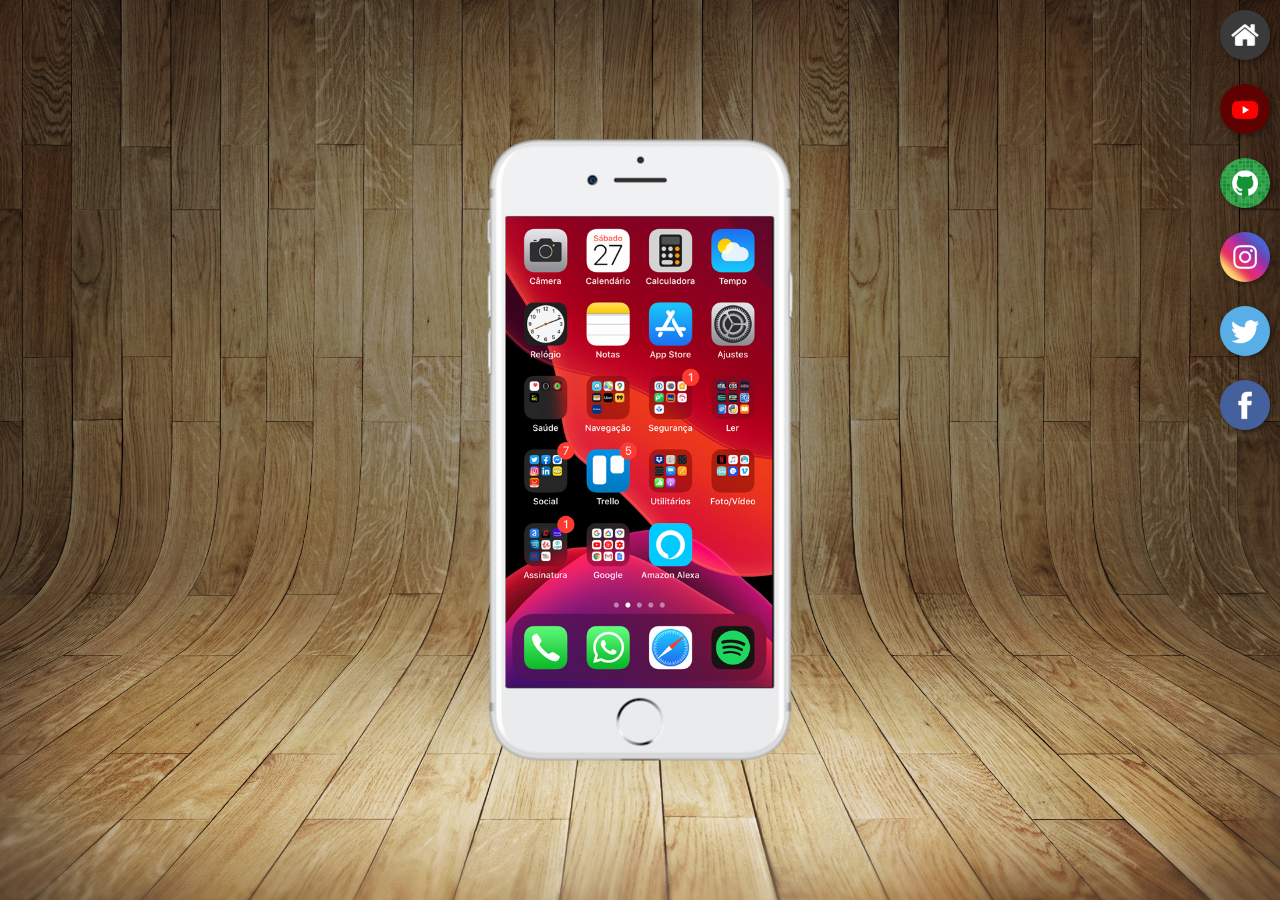
<file: index.html>
<!DOCTYPE html>
<html lang="pt-br">
<head>
    <meta charset="UTF-8">
    <meta http-equiv="X-UA-Compatible" content="IE=edge">
    <meta name="viewport" content="width=device-width, initial-scale=1.0">
    <title>Projeto Redes Sociais</title>
    <link rel="shortcut icon" href="favicon.ico" type="image/x-icon">
    <link rel="stylesheet" href="estilo/style.css">
</head>
<body>
    <main>
        <section id="telefone">
            <iframe src="home.html" name="tela" id="tela" frameborder="0">
                O navegador não é compatível com isso.
            </iframe>
        </section>
        <section id="redes-sociais">
            
            <a href="home.html" target="tela">
                <img src="imagens/logo-home.jpg" alt="">
            </a><br>

            <a href="youtube.html" target="tela">
                <img src="imagens/logo-youtube.jpg" alt="">
            </a><br>

            <a href="github.html" target="tela">
                <img src="imagens/logo-github.jpg" alt="">
            </a><br>

            <a href="instagram.html" target="tela">
                <img src="imagens/logo-instagram.jpg" alt="">
            </a><br>

            <a href="twitter.html" target="tela">
                <img src="imagens/logo-twitter.jpg" alt="">
            </a><br>

            <a href="facebook.html" target="tela">
                <img src="imagens/logo-facebook.jpg" alt="">
            </a><br>
        </section>
    </main>
</body>
</html>
</file>
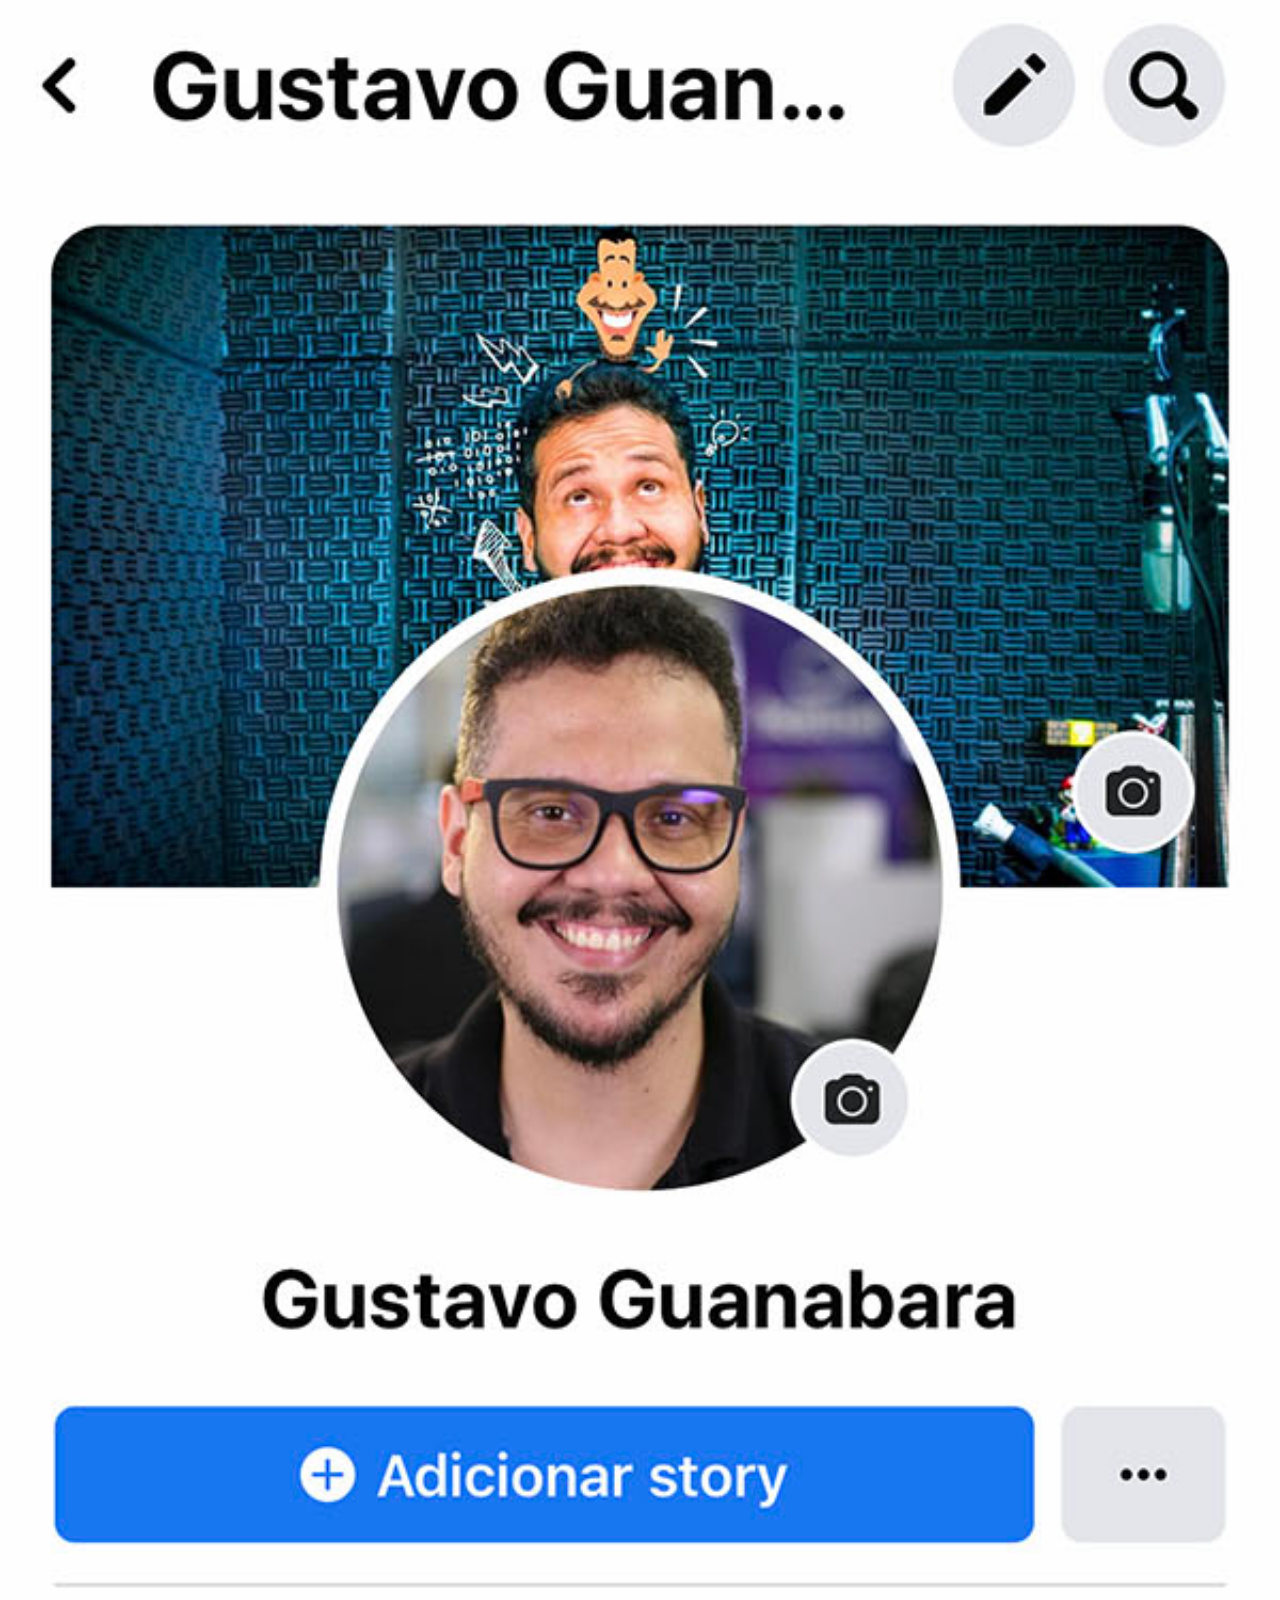
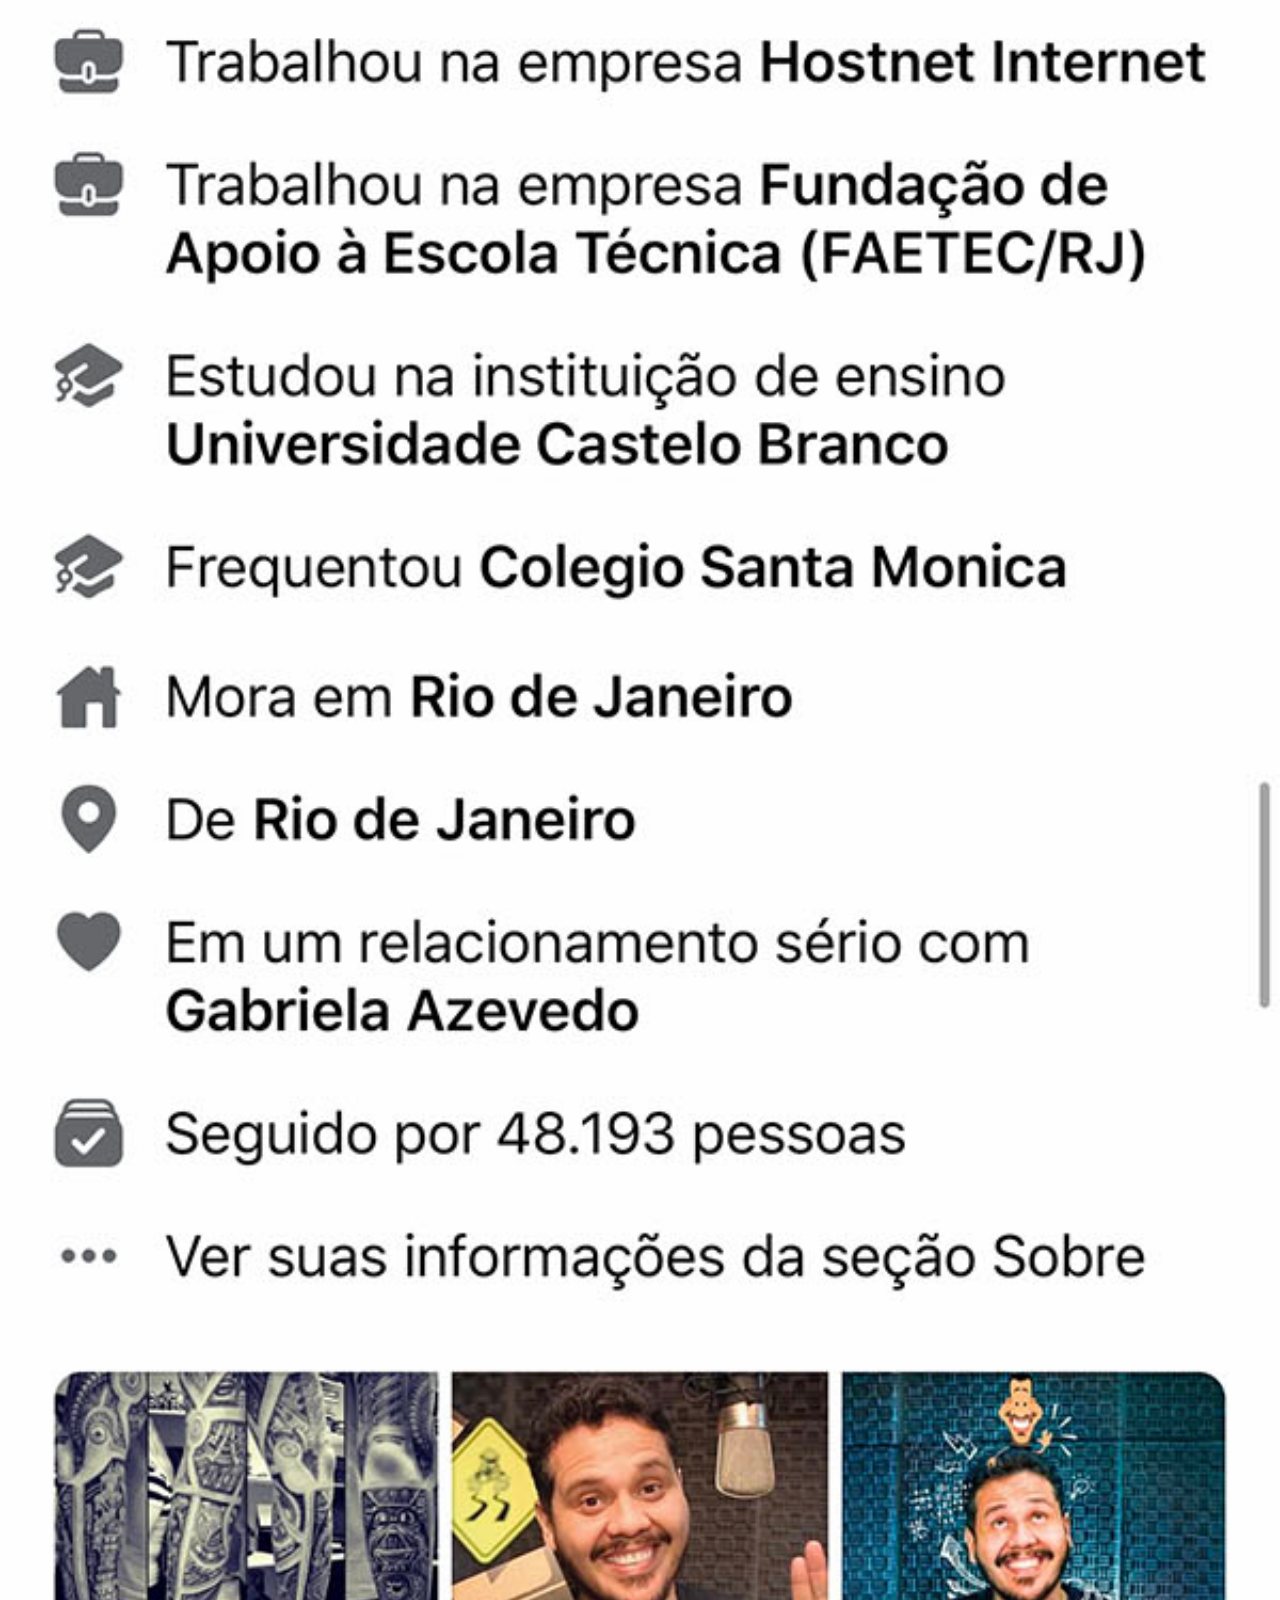
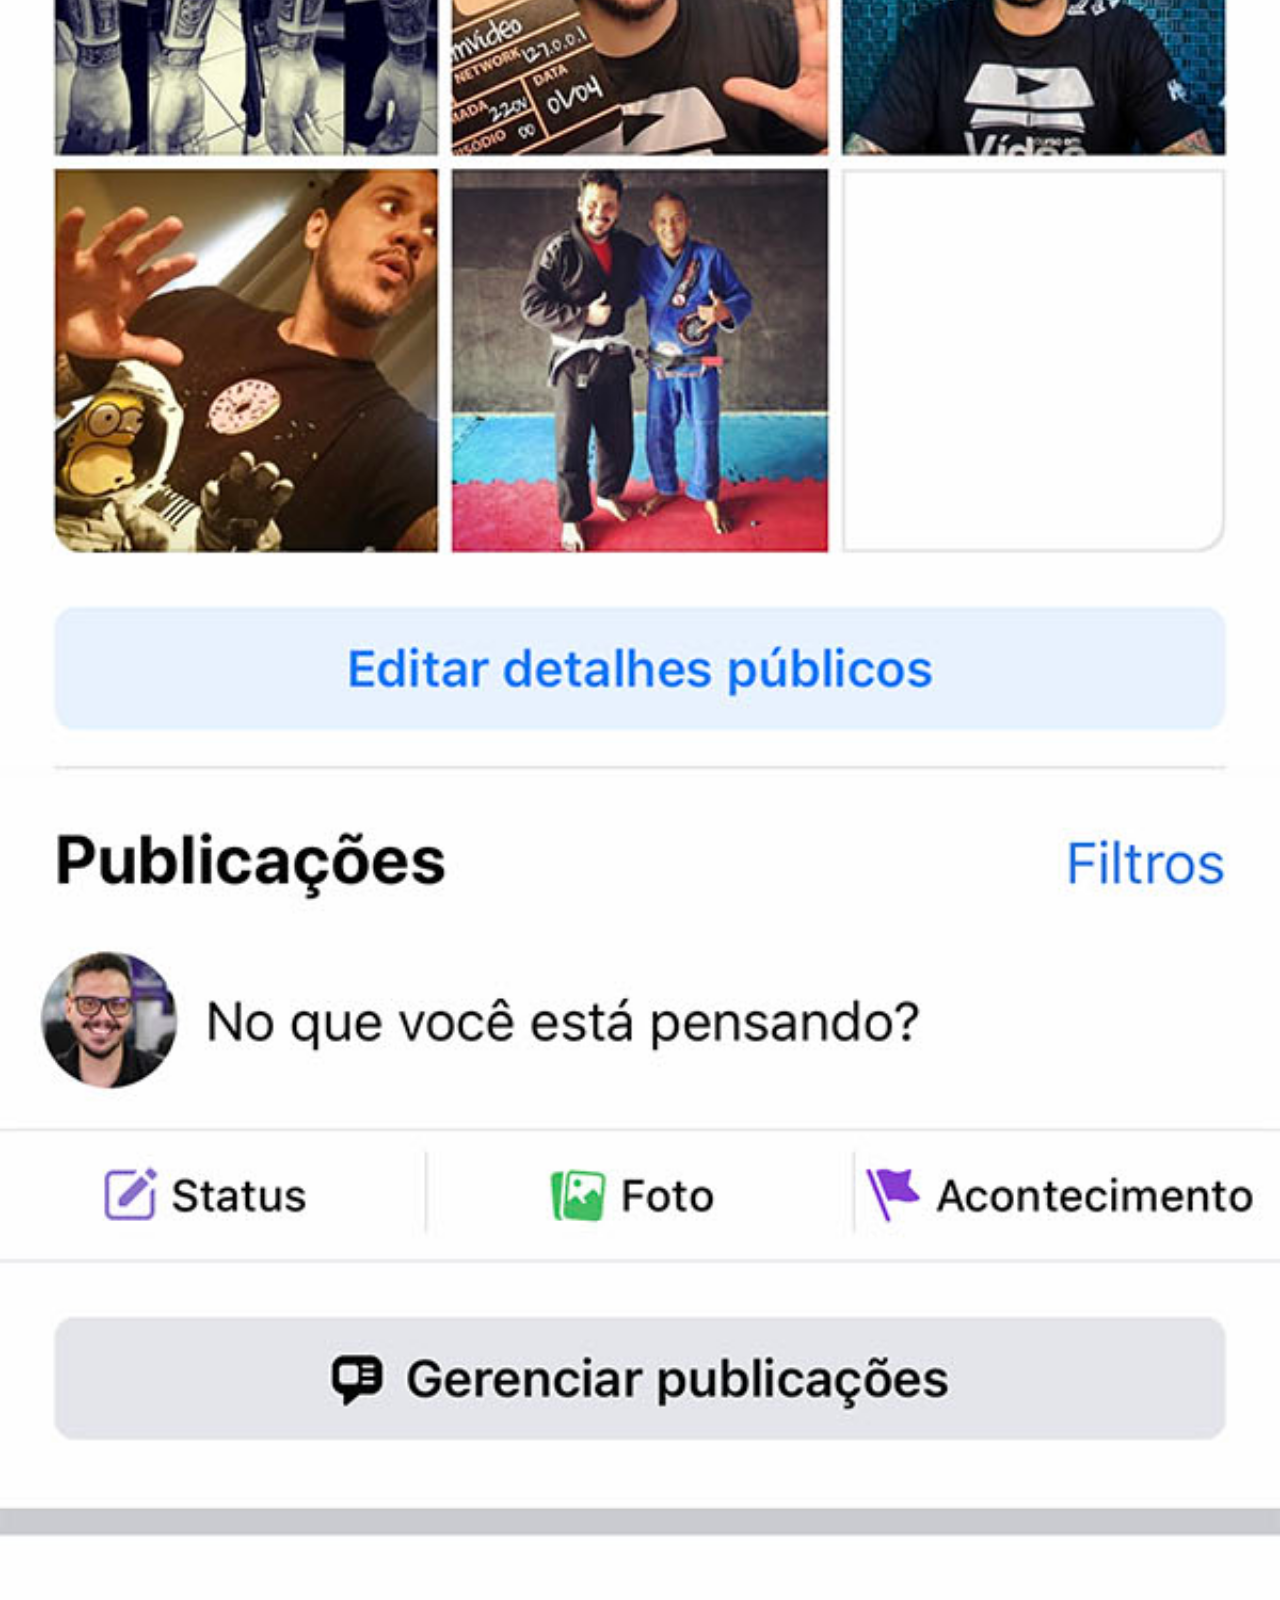
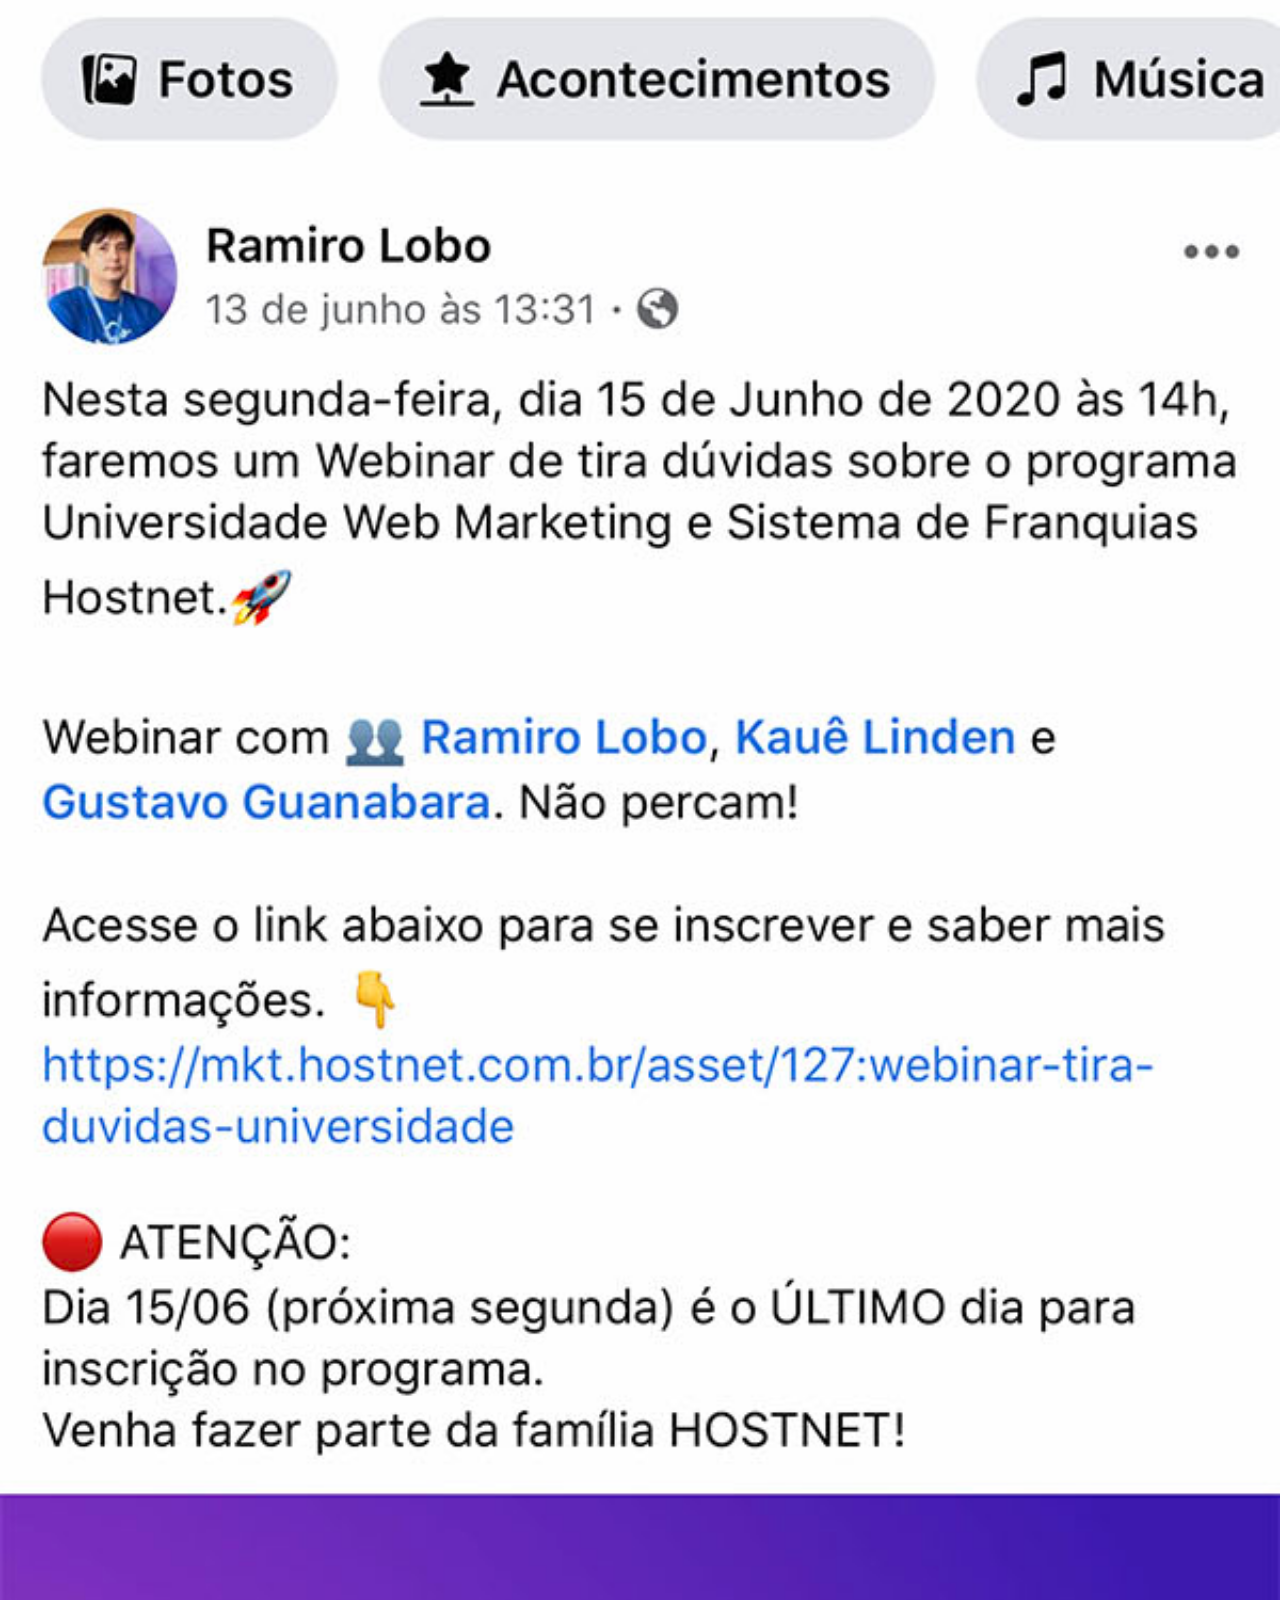
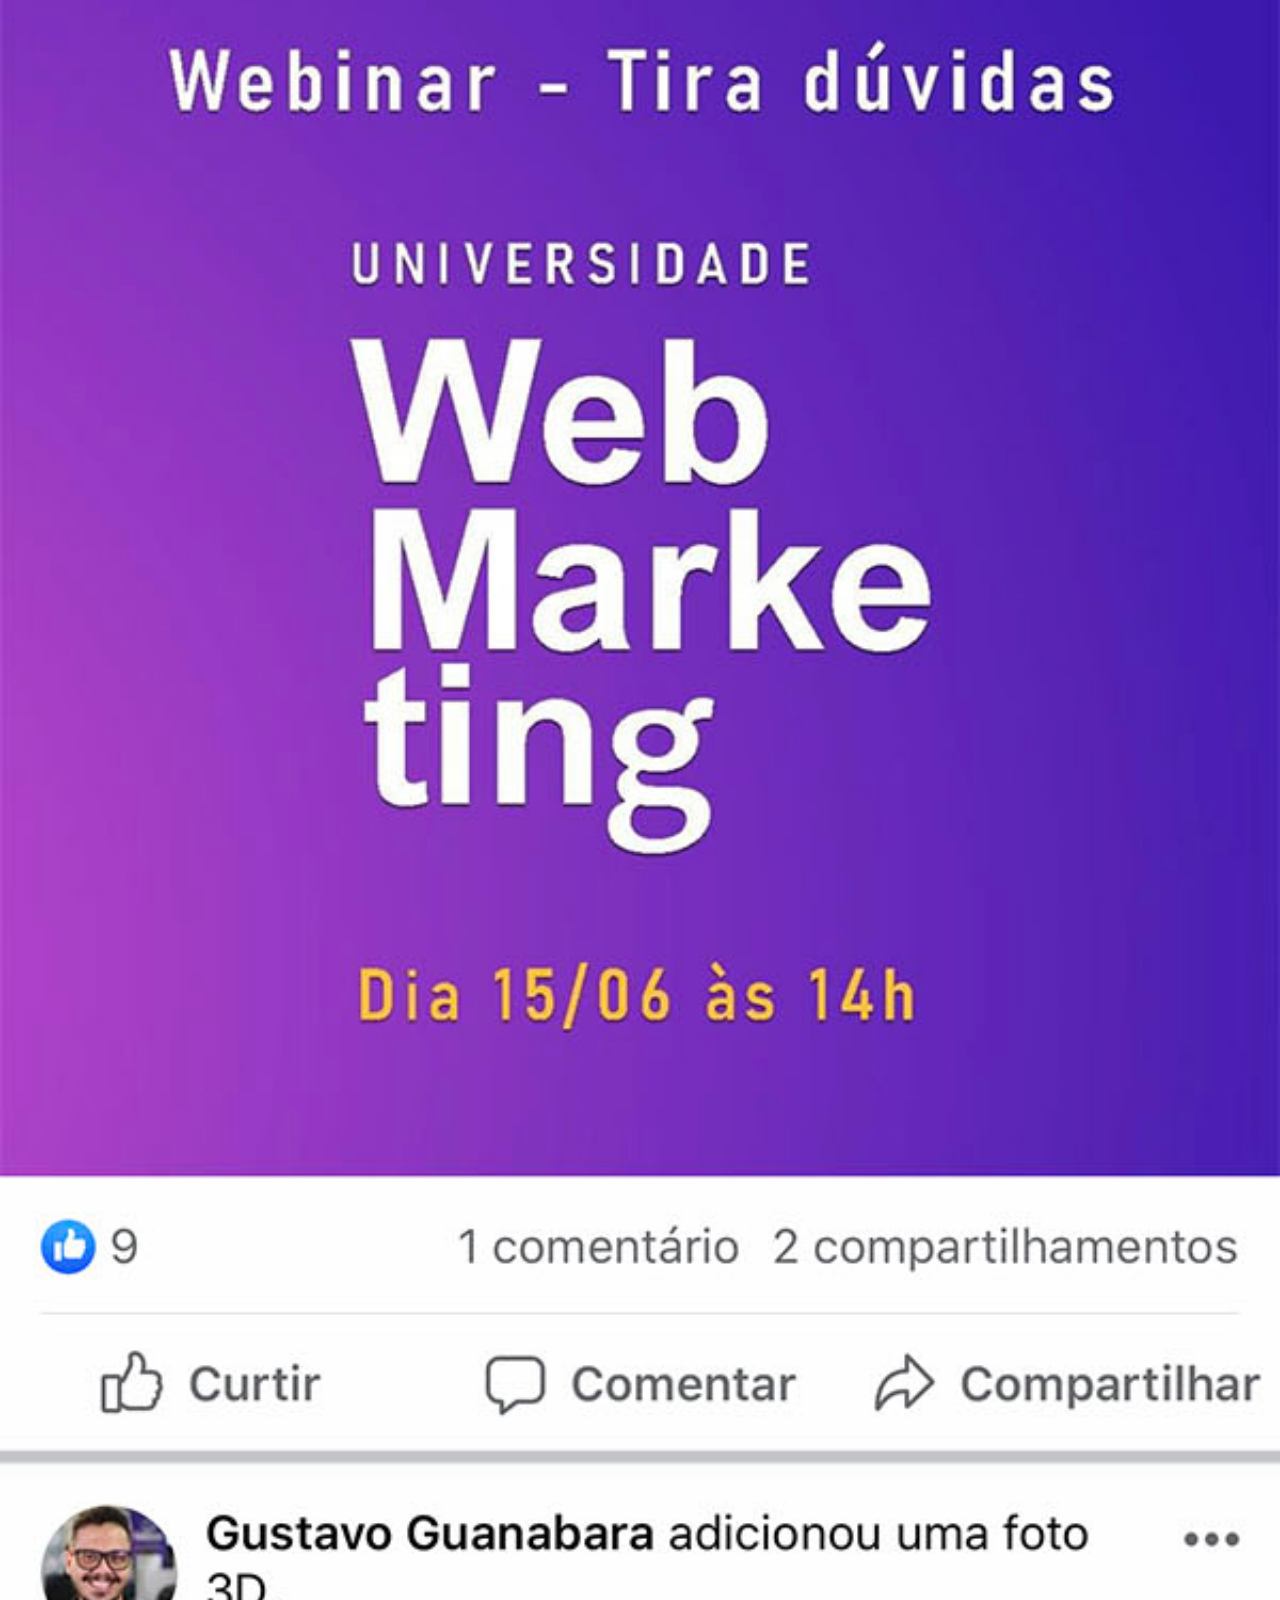
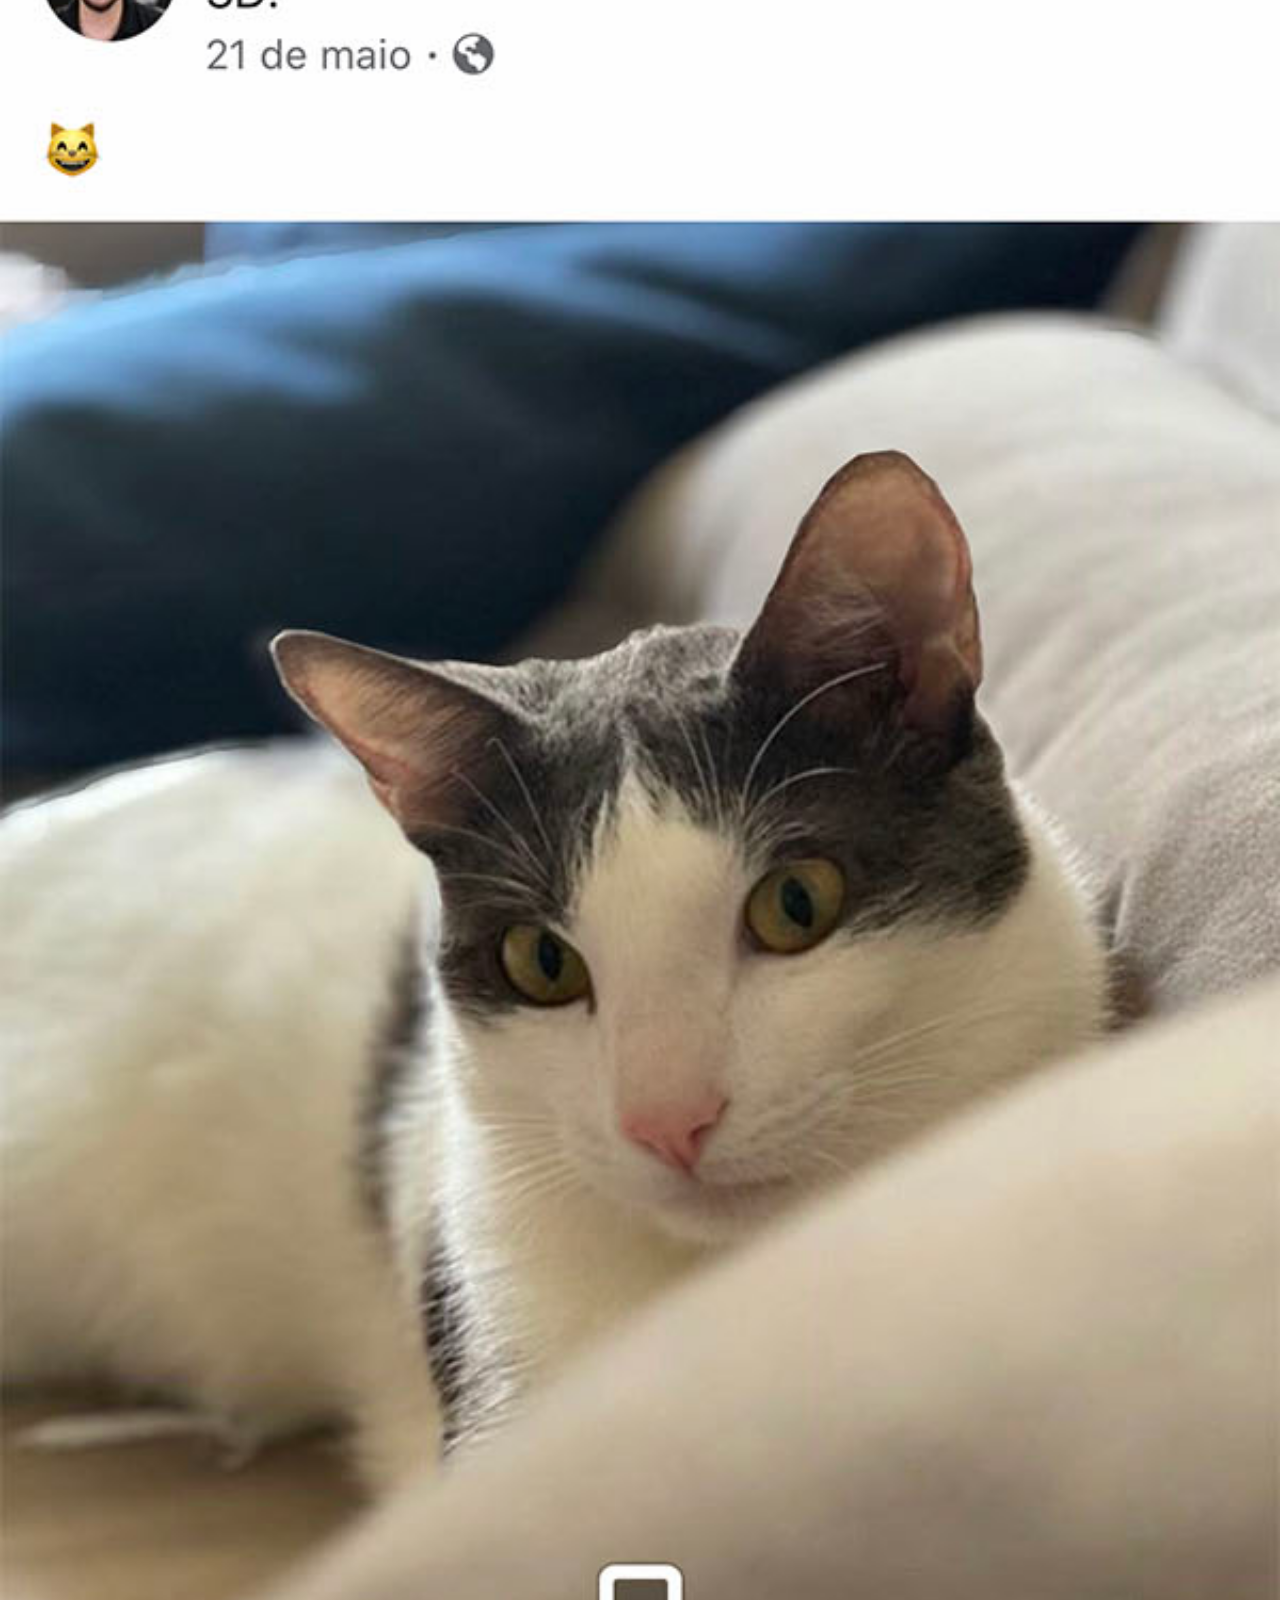
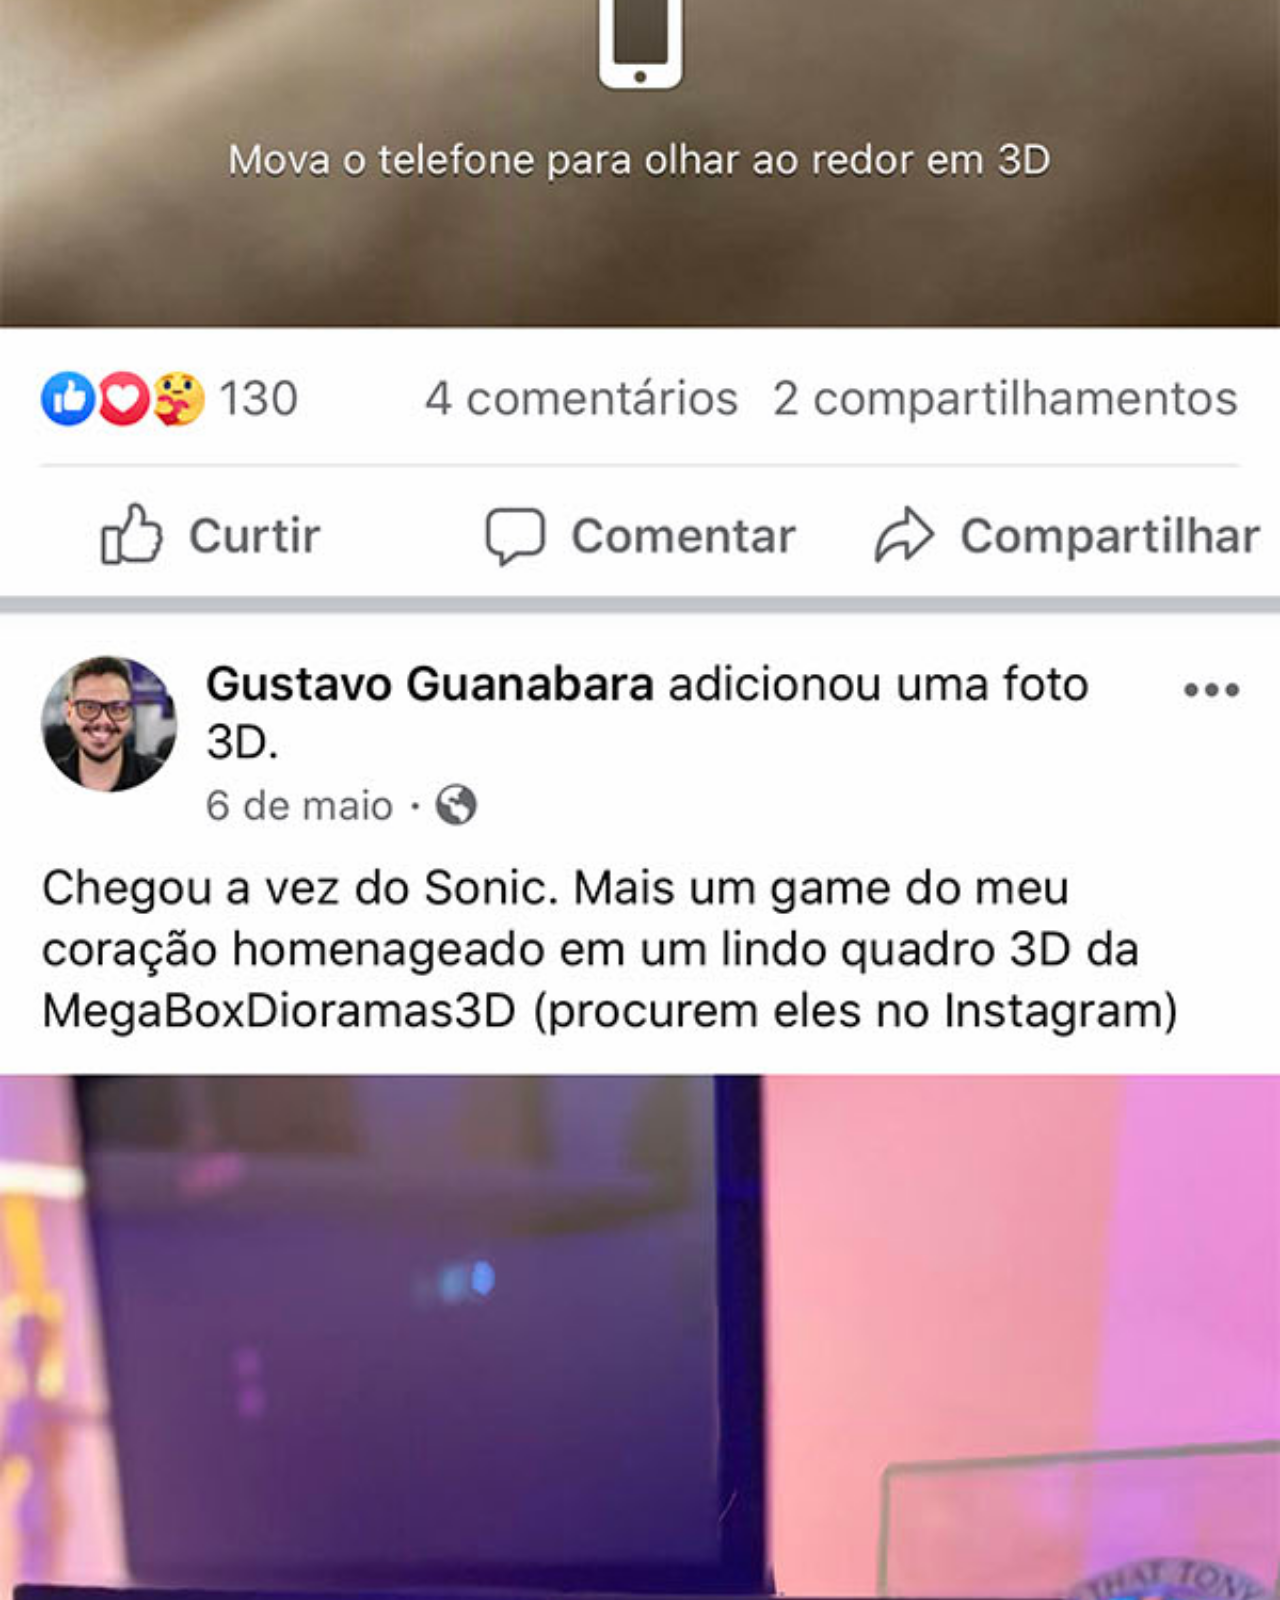
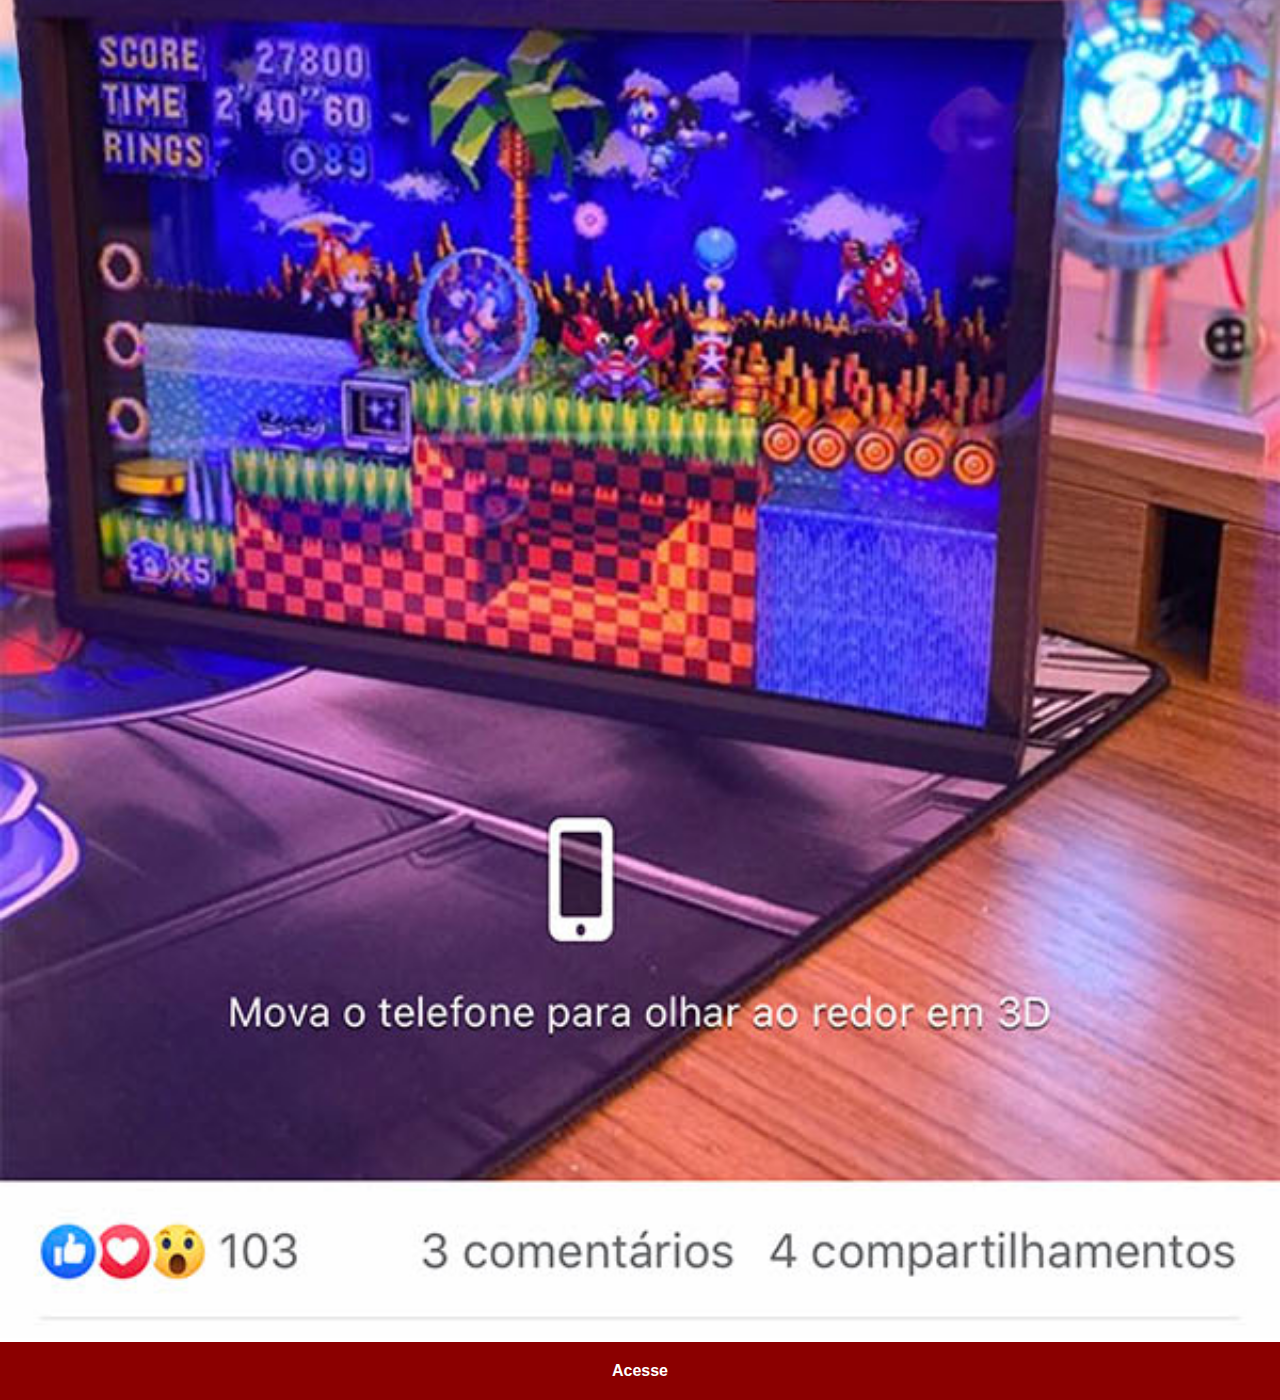
<file: facebook.html>
<!DOCTYPE html>
<html lang="pt-br">
<head>
    <meta charset="UTF-8">
    <meta http-equiv="X-UA-Compatible" content="IE=edge">
    <meta name="viewport" content="width=device-width, initial-scale=1.0">
    <title>Facebook</title>
    <link rel="stylesheet" href="estilo/social.css">
</head>
<body>
    <img src="imagens/tela-facebook.jpg" alt="Facebook">
    <a href="facebook.html"  target="_blank">Acesse</a>
</body>
</html>
</file>
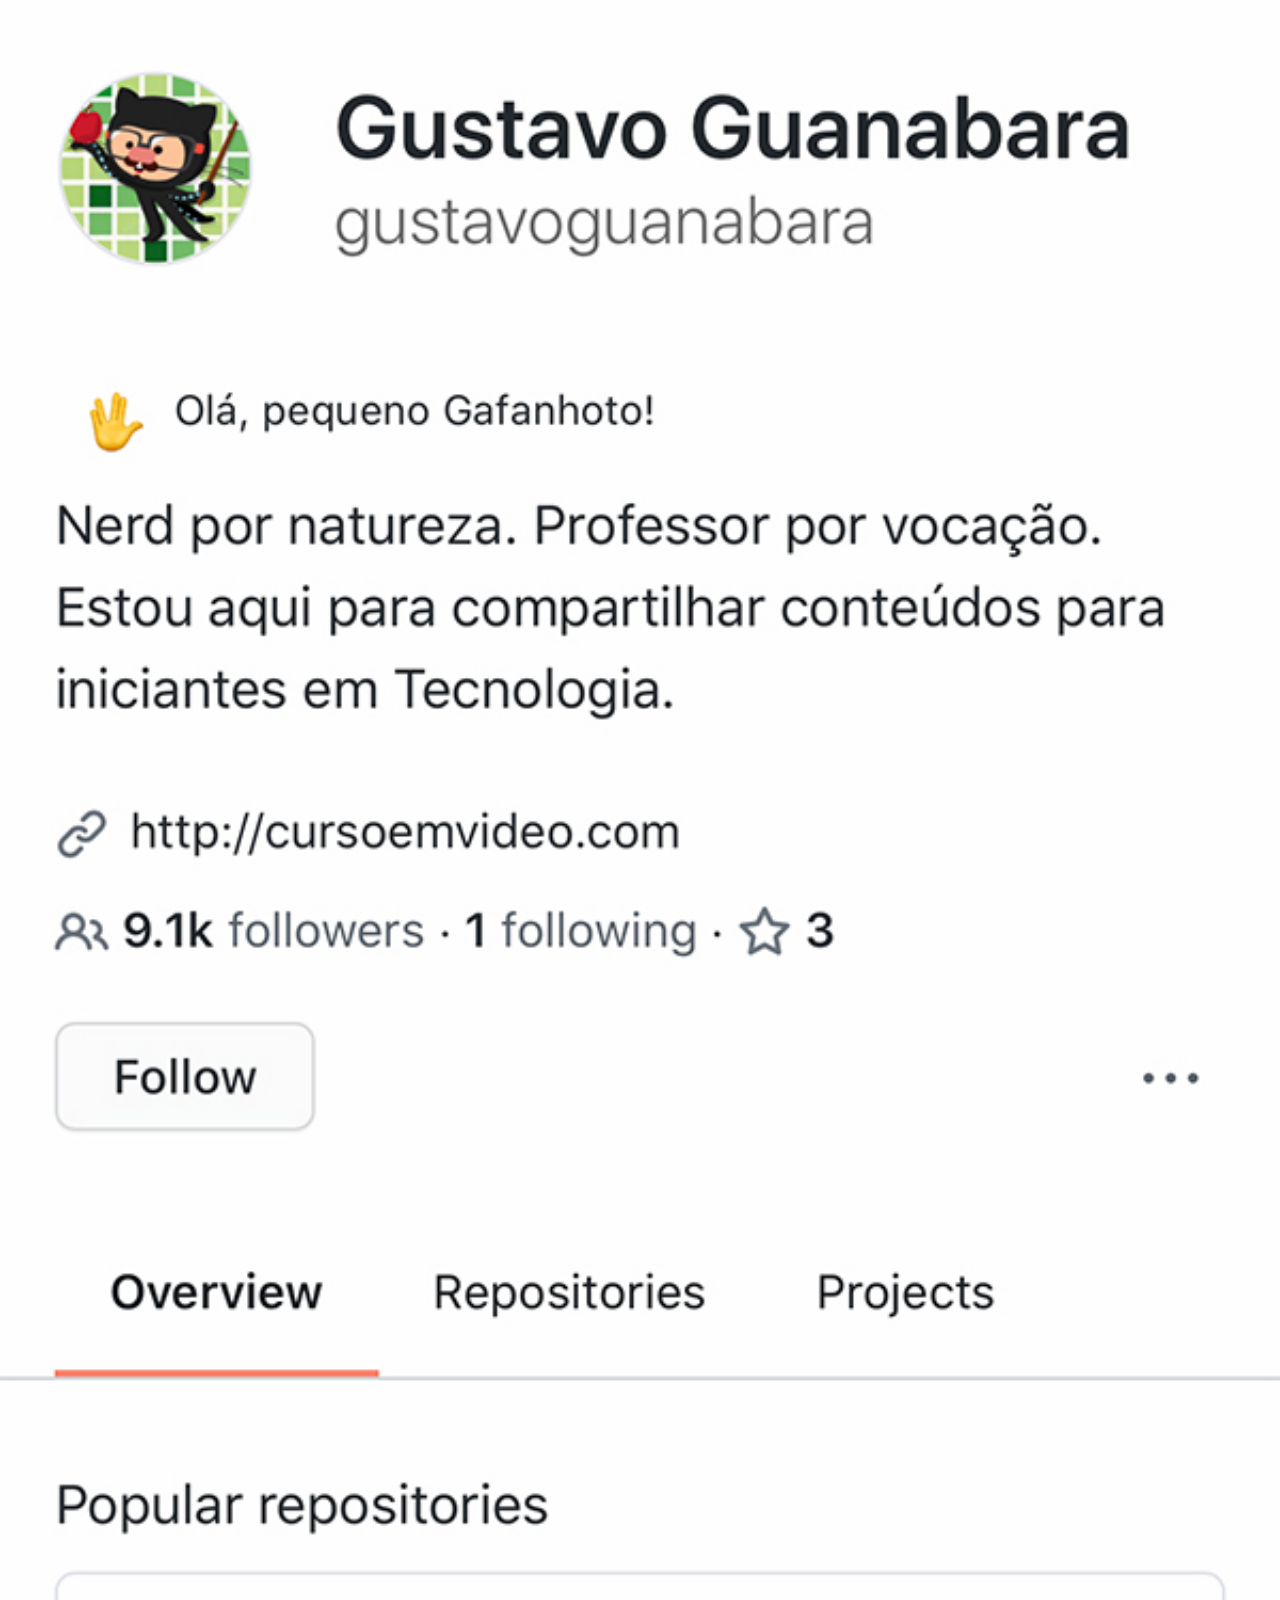
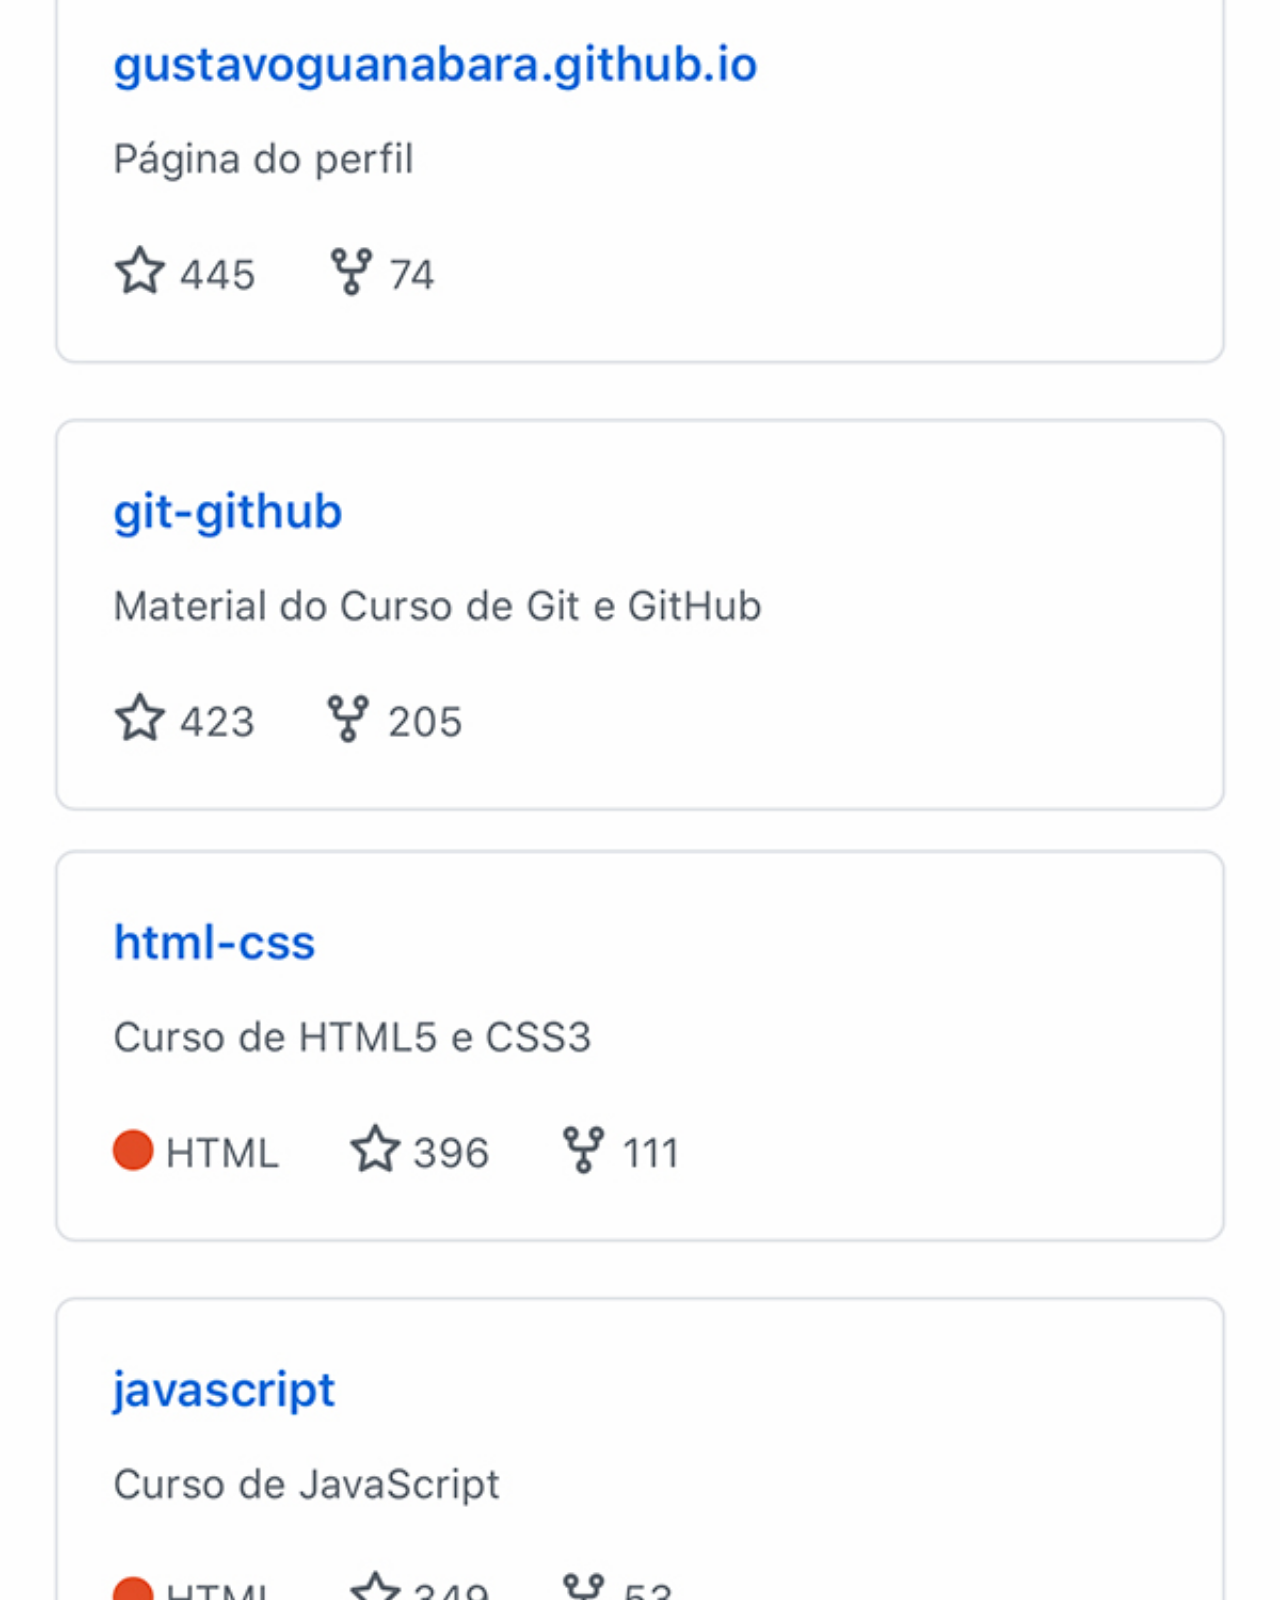
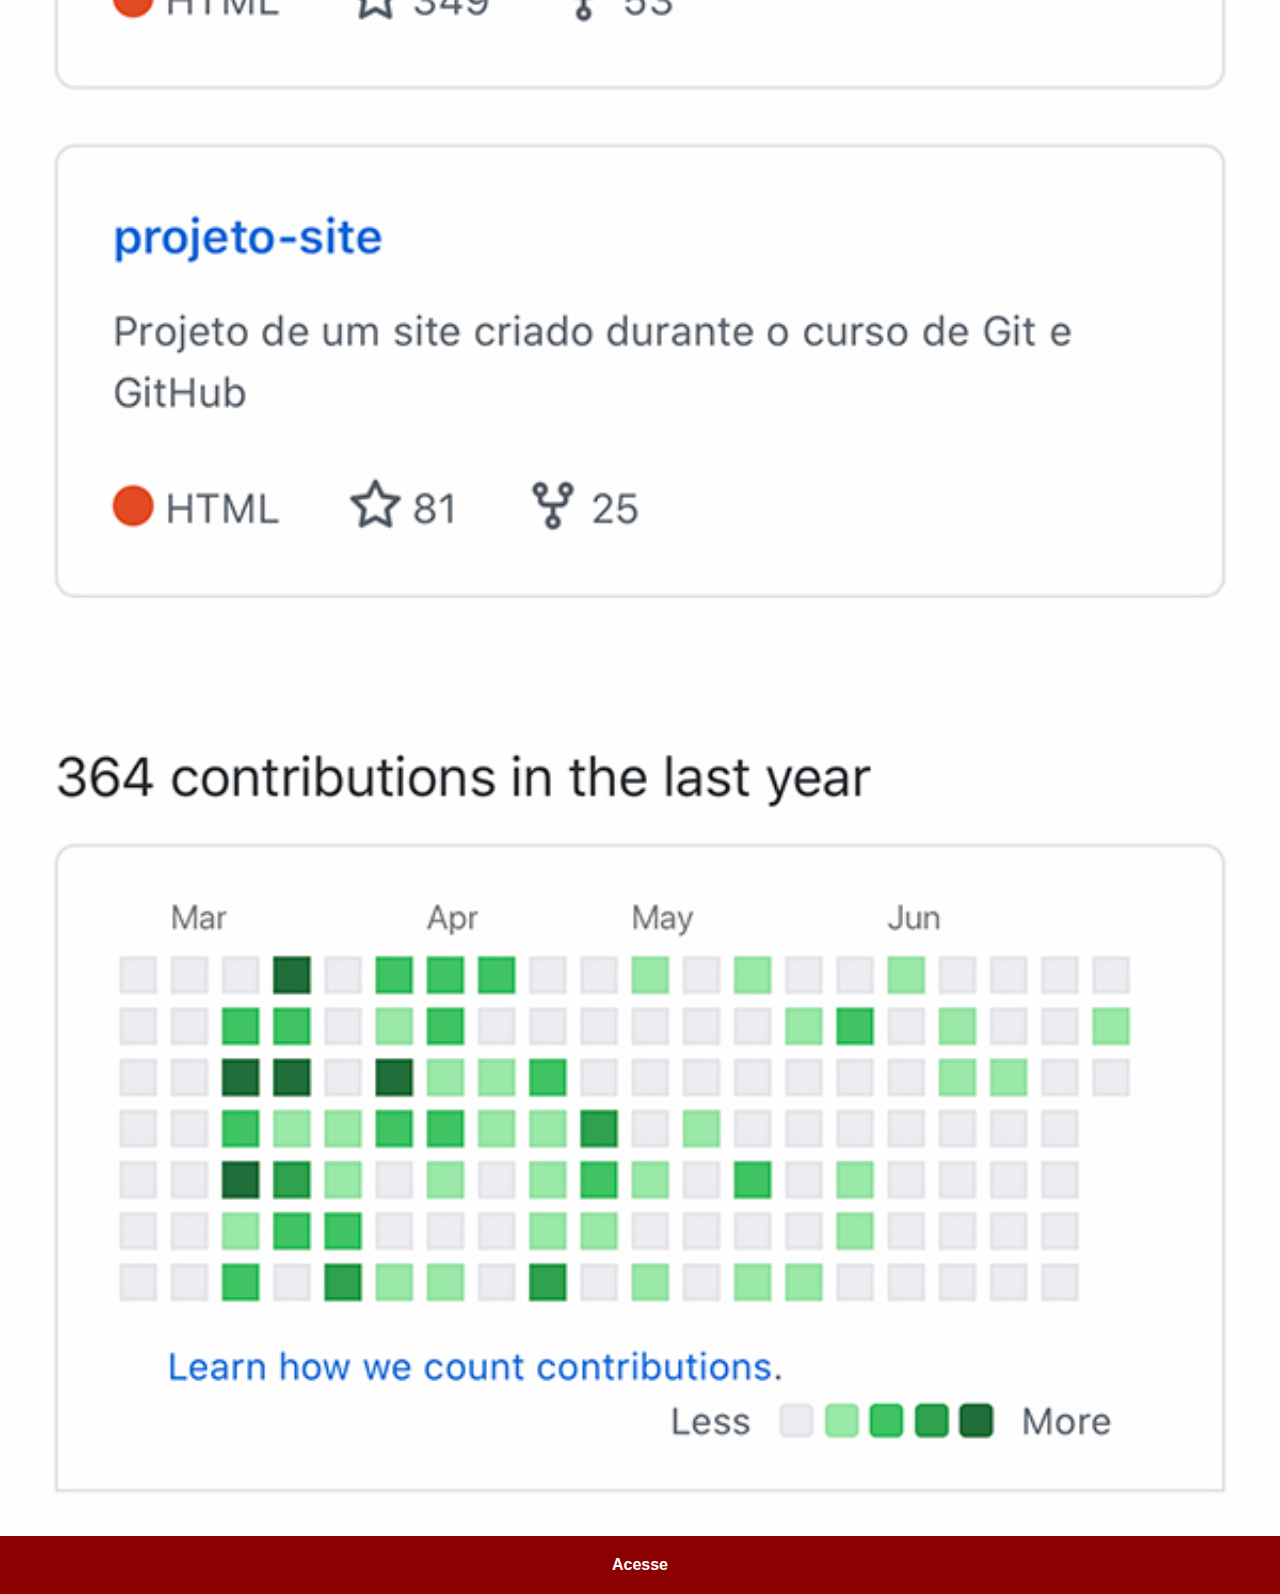
<file: github.html>
<!DOCTYPE html>
<html lang="pt-br">
<head>
    <meta charset="UTF-8">
    <meta http-equiv="X-UA-Compatible" content="IE=edge">
    <meta name="viewport" content="width=device-width, initial-scale=1.0">
    <title>GitHub</title>
    <link rel="stylesheet" href="estilo/social.css">
</head>
<body>
    <img src="imagens/tela-github.jpg" alt="GitHub">
    <a href="https://github.com/gustavoguanabara" target="_blank">Acesse</a>
</body>
</html>
</file>
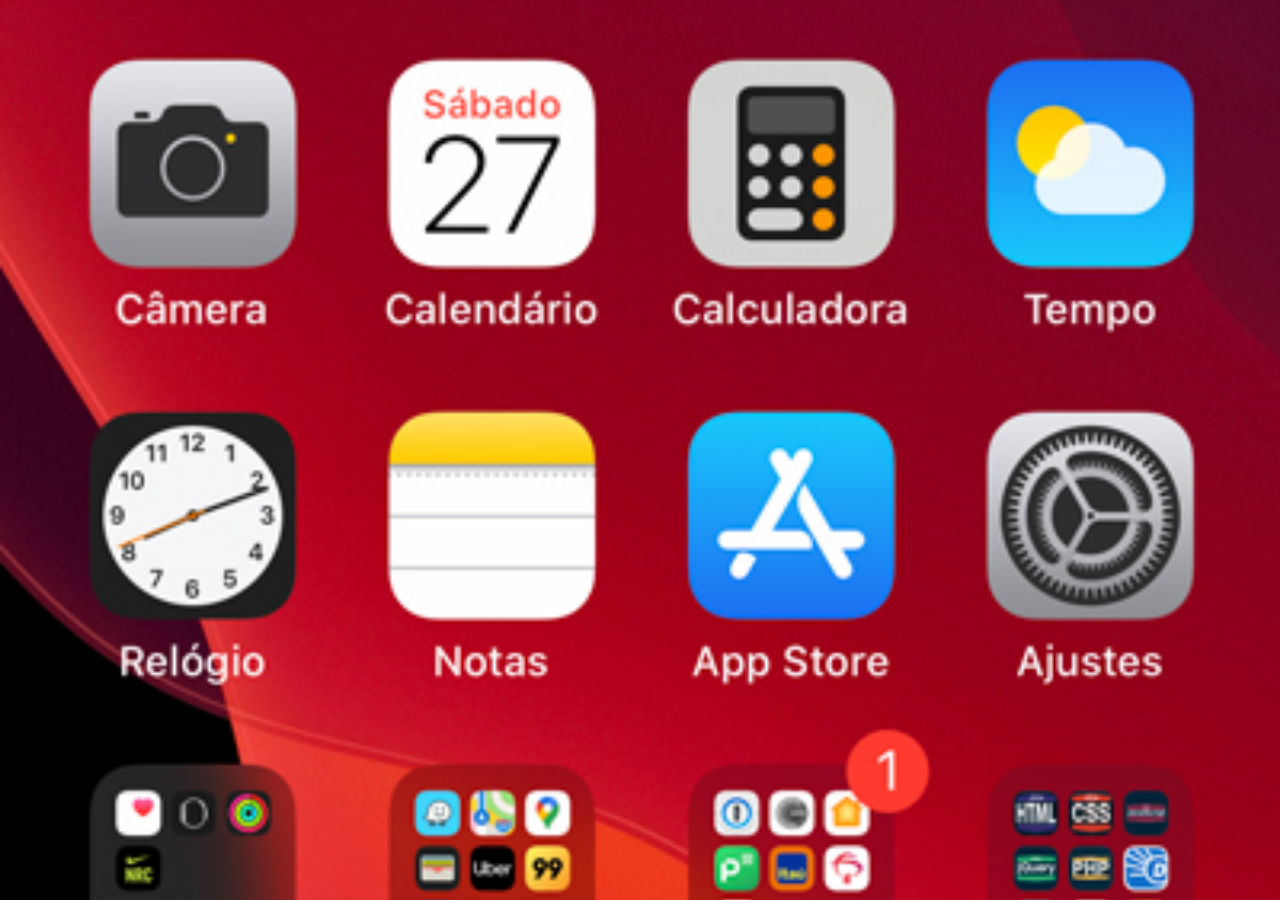
<file: home.html>
<!DOCTYPE html>
<html lang="pt-br">
<head>
    <meta charset="UTF-8">
    <meta http-equiv="X-UA-Compatible" content="IE=edge">
    <meta name="viewport" content="width=device-width, initial-scale=1.0">
    <title>Home</title>
</head>
<style>
    *{
        margin: 0px;
        padding: 0px;
    }

    body{
        width: 100vw;
        height: 100vh;
        background: black url('imagens/tela-home.jpg') no-repeat top center;
        background-size: cover;
    }
</style>
<body>
    
</body>
</html>
</file>
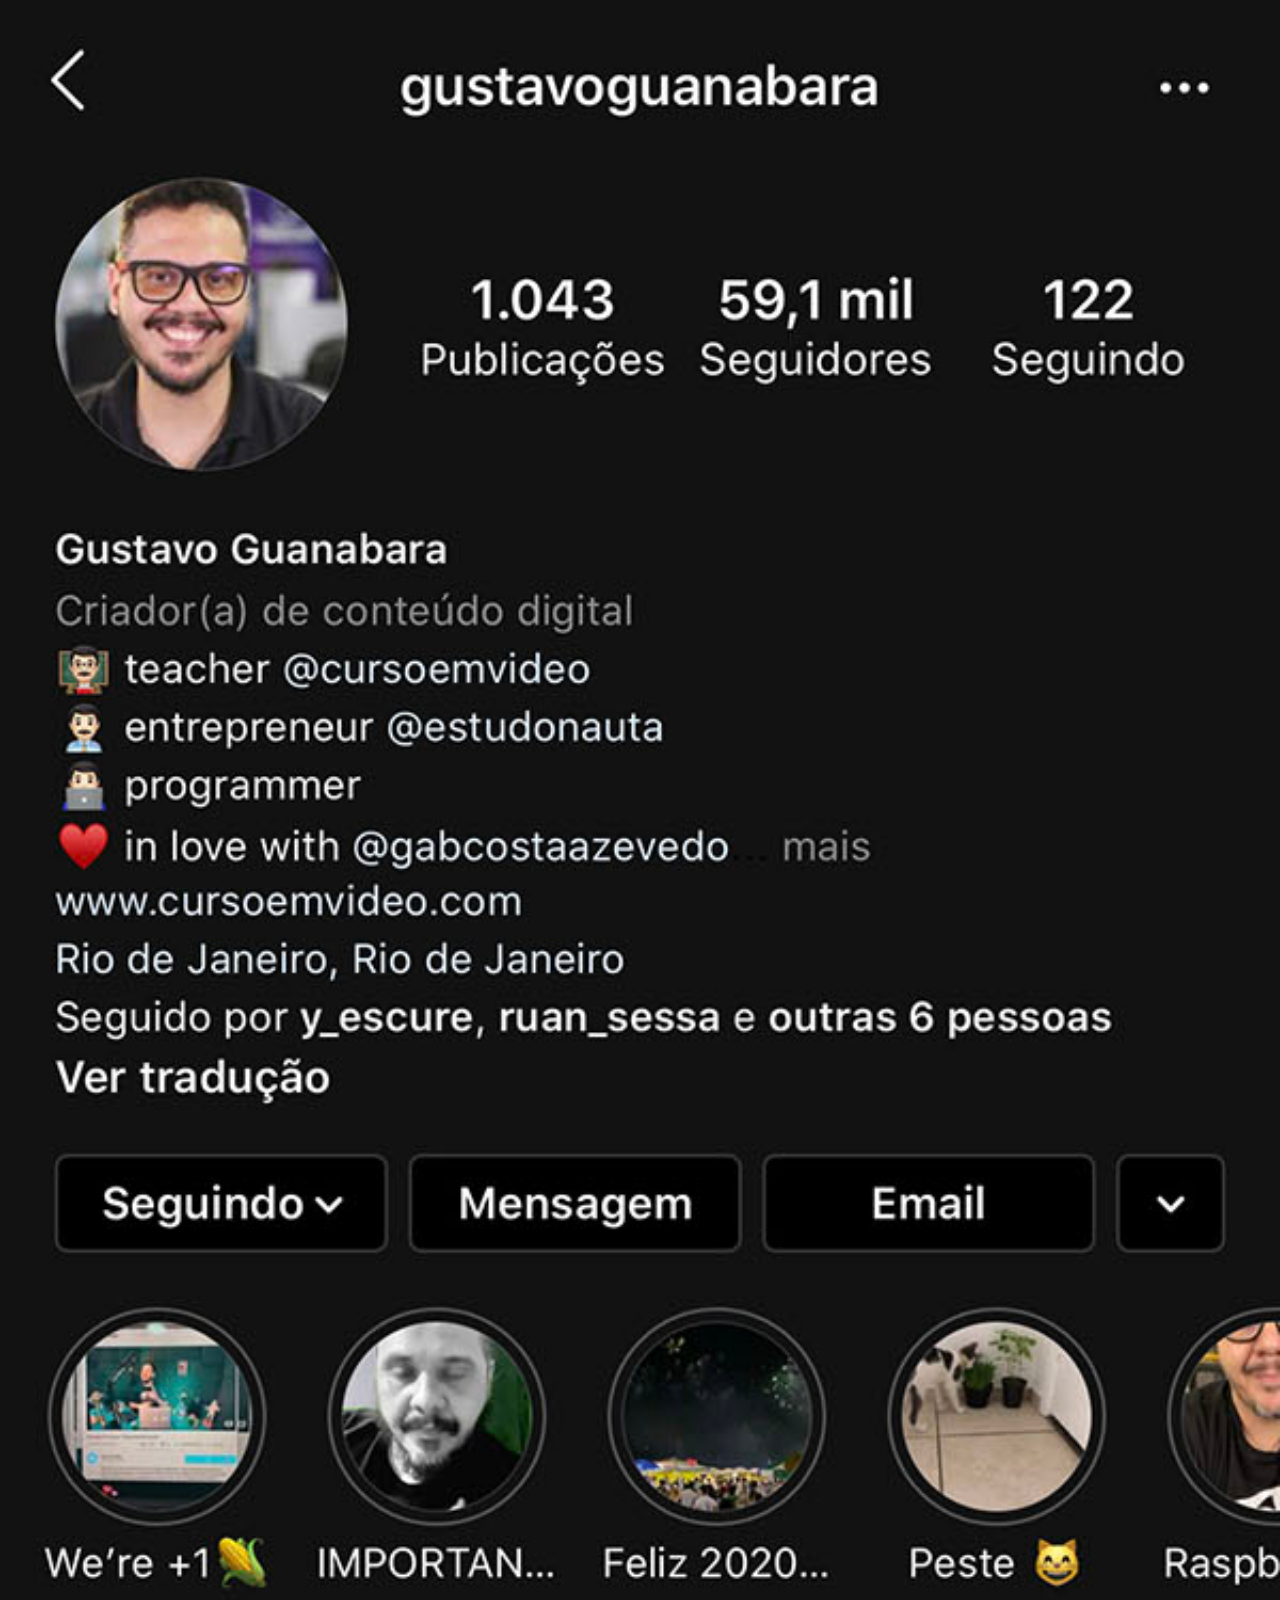
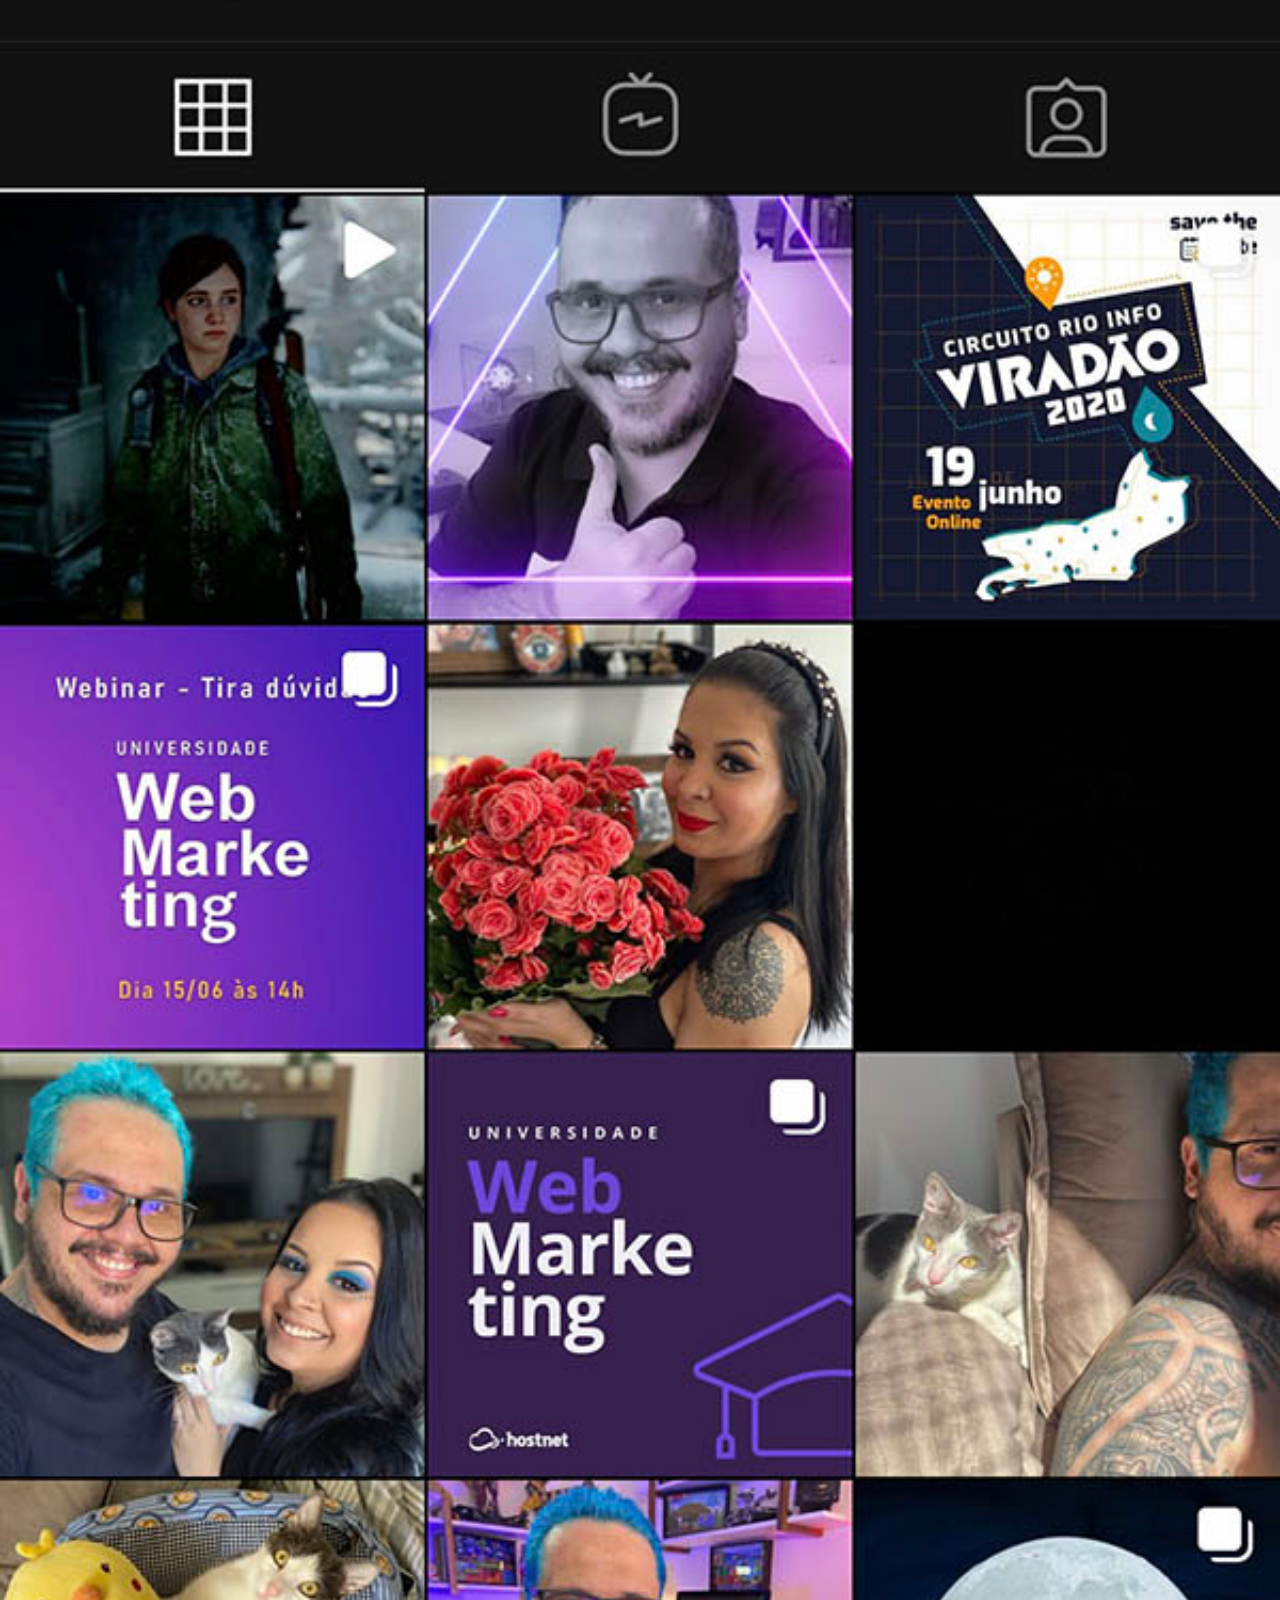
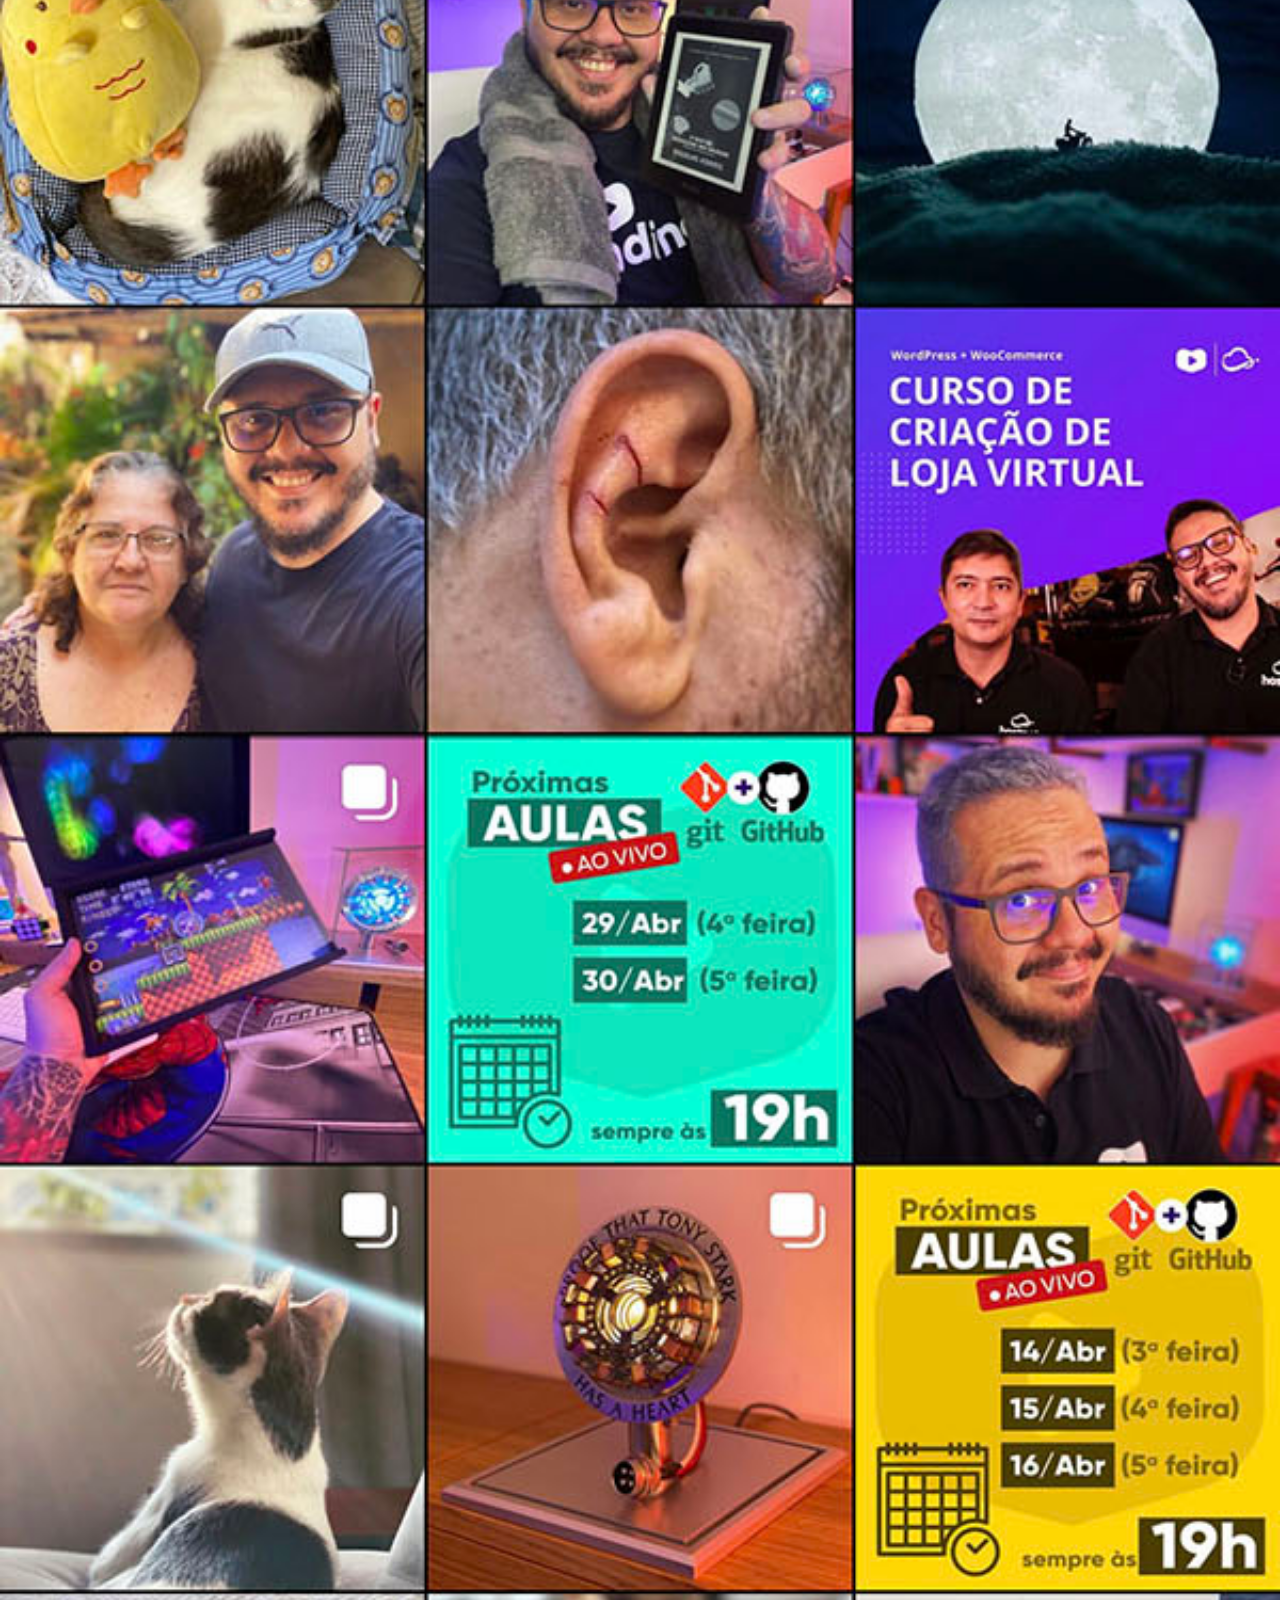
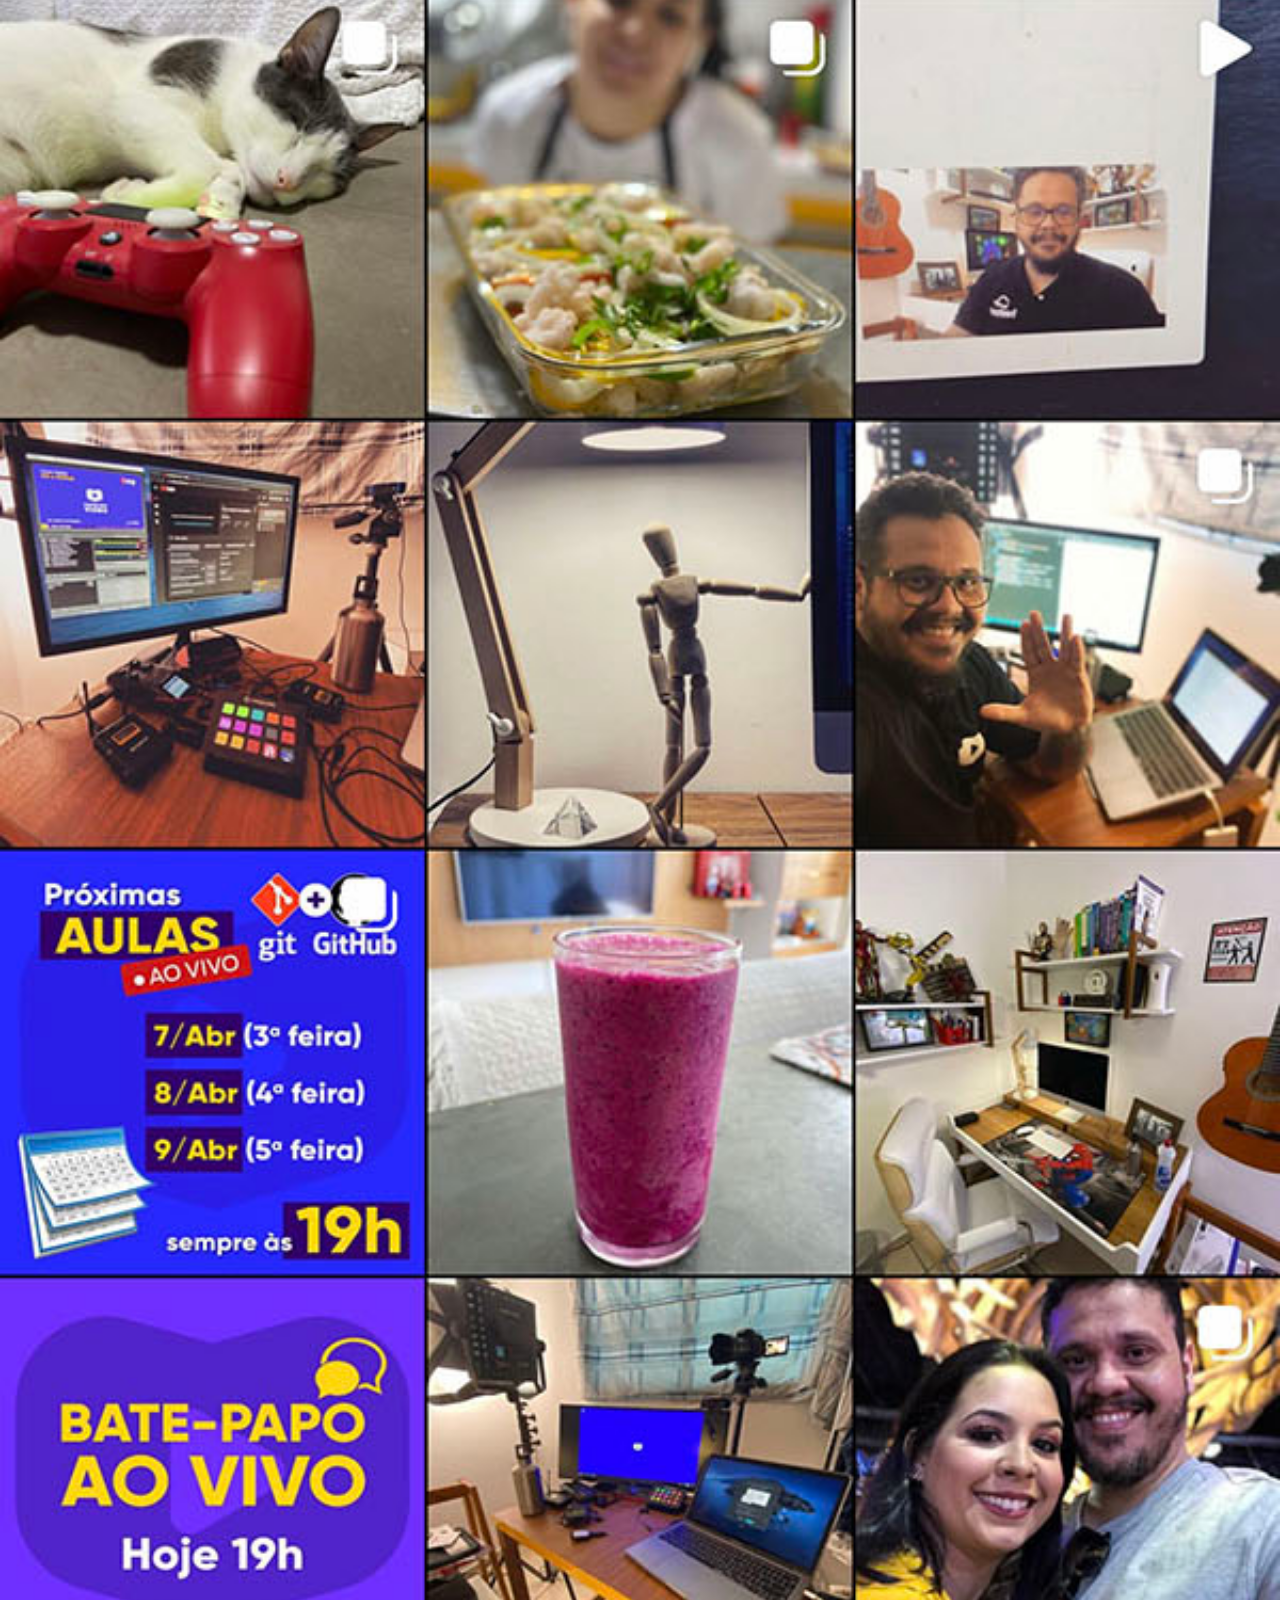
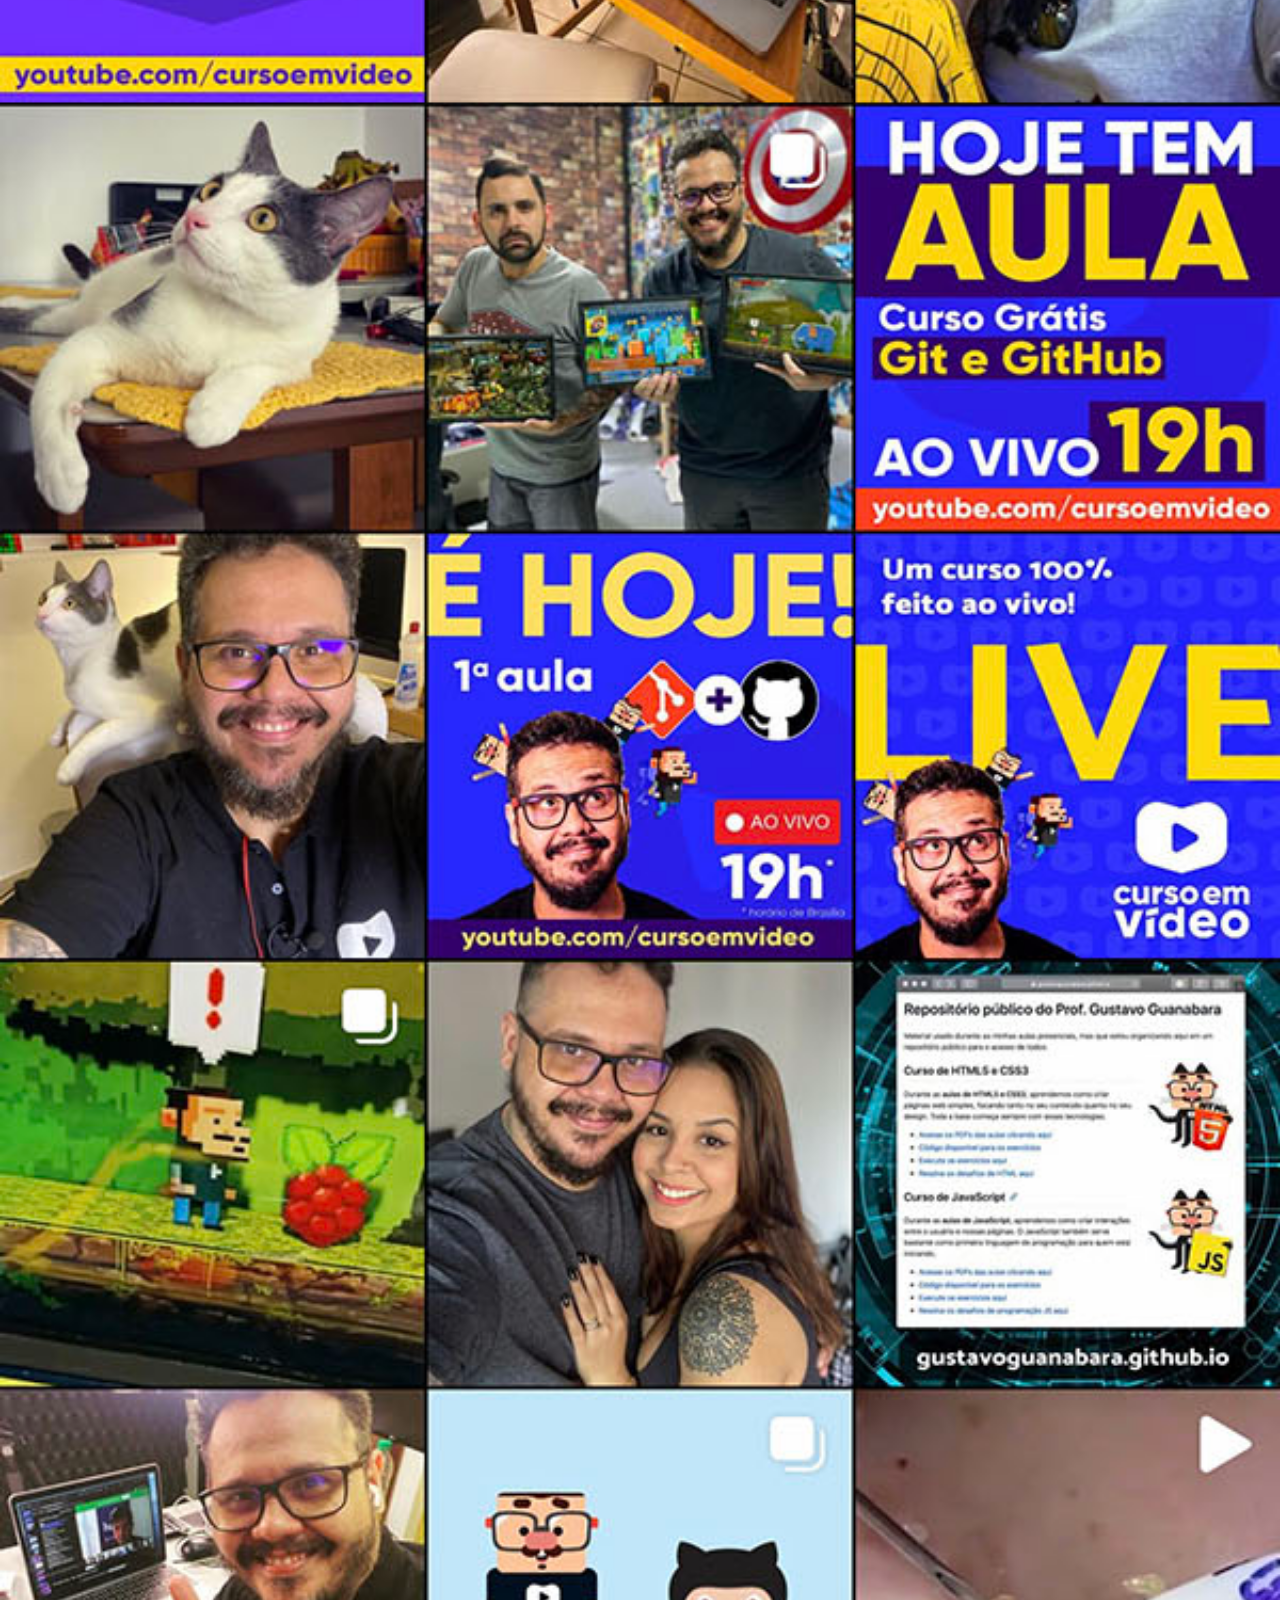
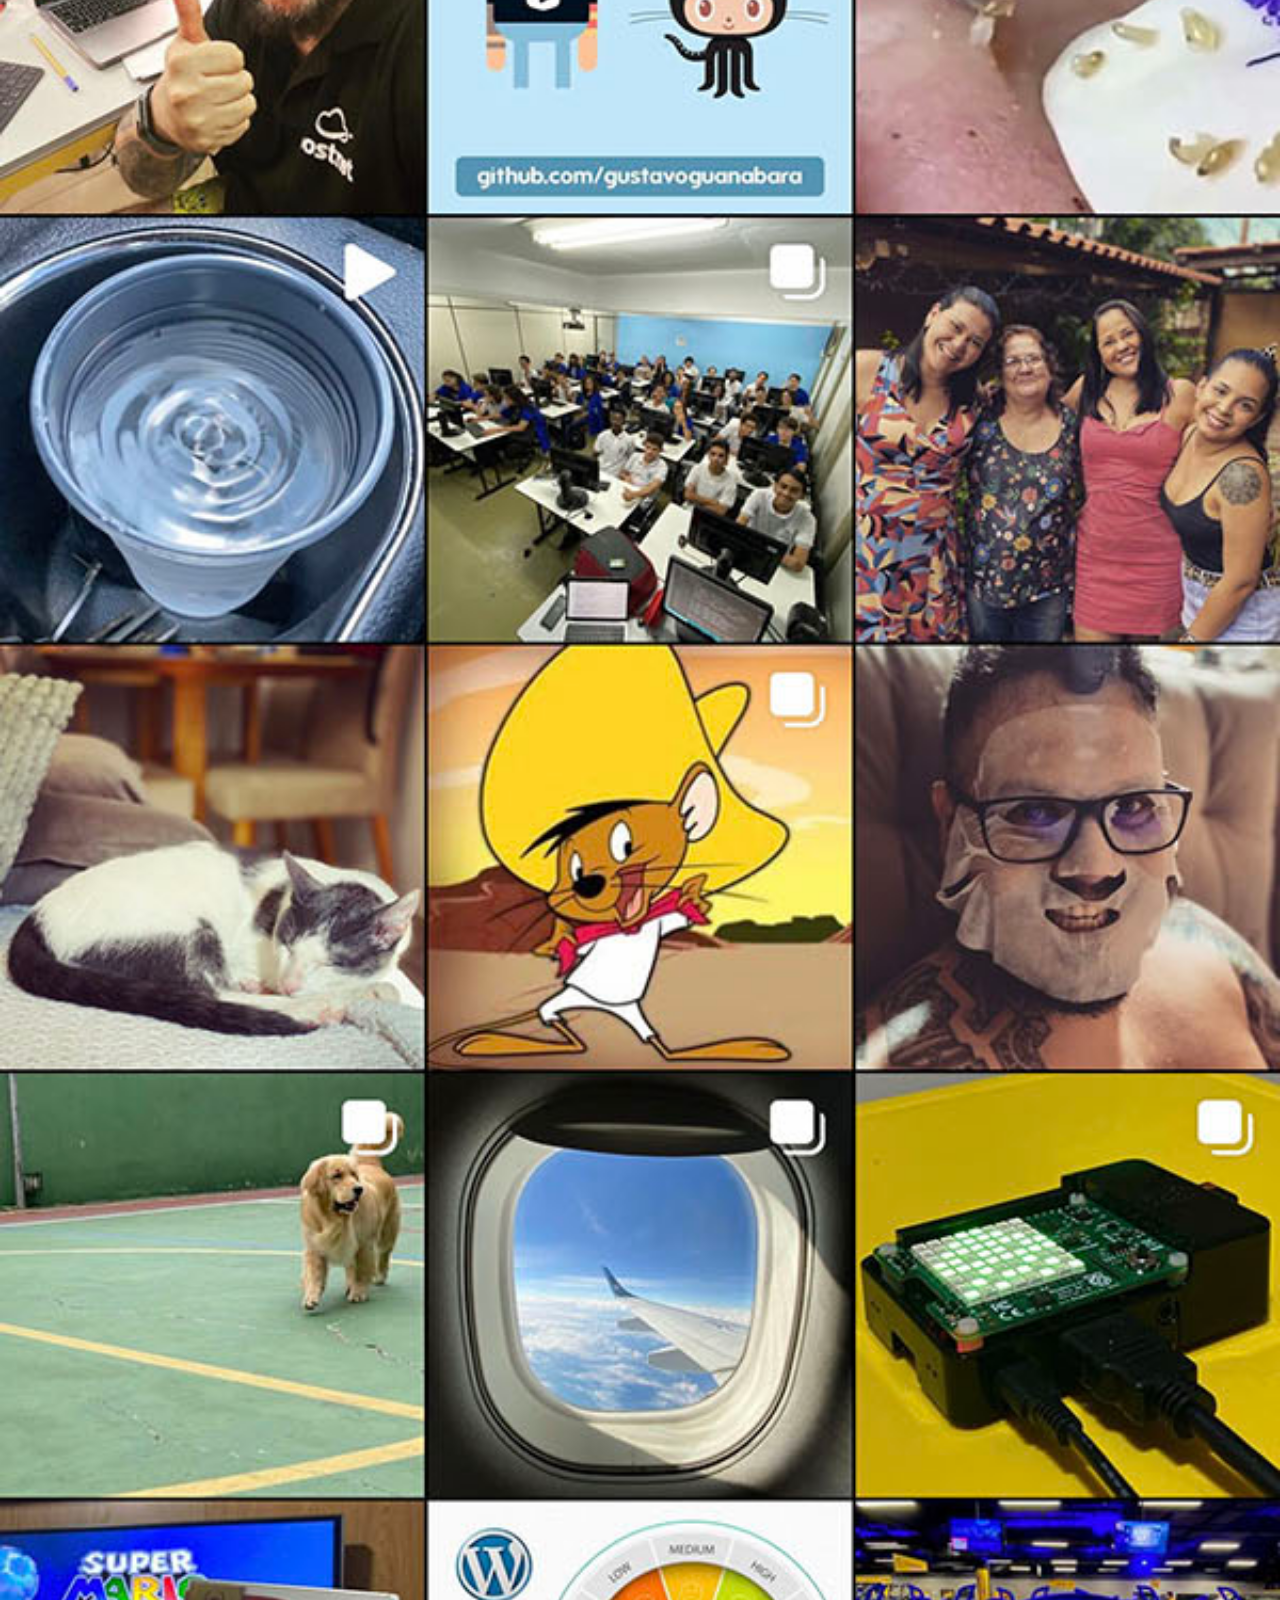
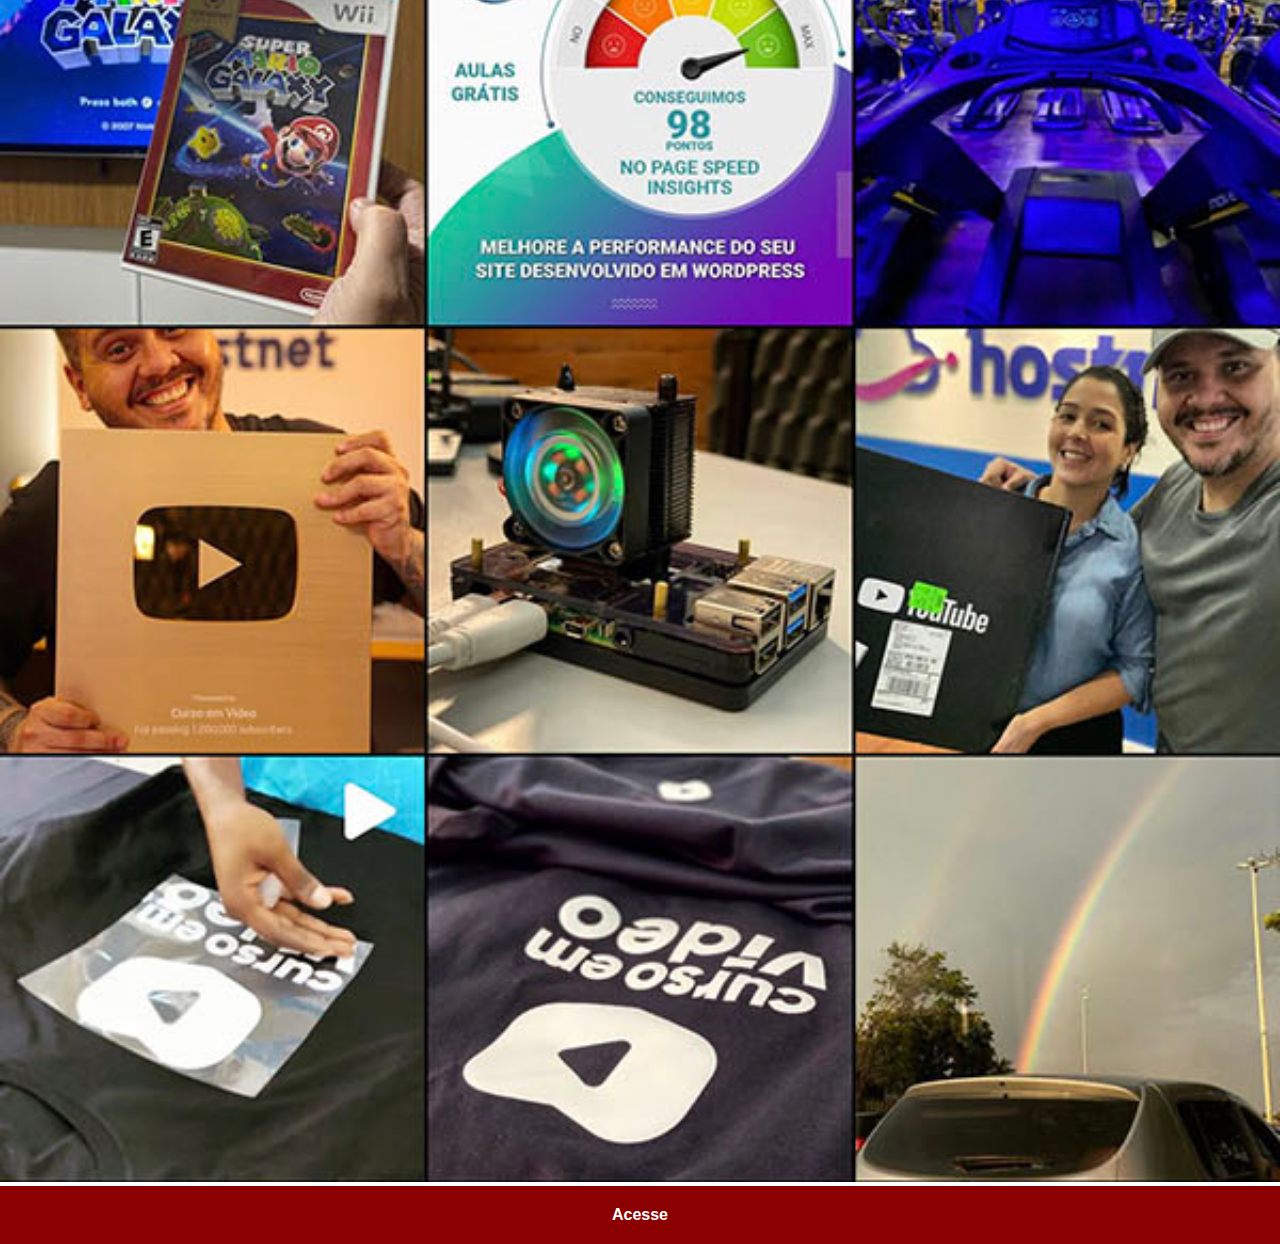
<file: instagram.html>
<!DOCTYPE html>
<html lang="pt-br">
<head>
    <meta charset="UTF-8">
    <meta http-equiv="X-UA-Compatible" content="IE=edge">
    <meta name="viewport" content="width=device-width, initial-scale=1.0">
    <title>Instagram</title>
    <link rel="stylesheet" href="estilo/social.css">
</head>
<body>
    <img src="imagens/tela-instagram.jpg" alt="instagram">
    <a href="https://www.instagram.com/gustavoguanabara/?hl=pt-br" target="_blank">Acesse</a>
</body>
</html>
</file>
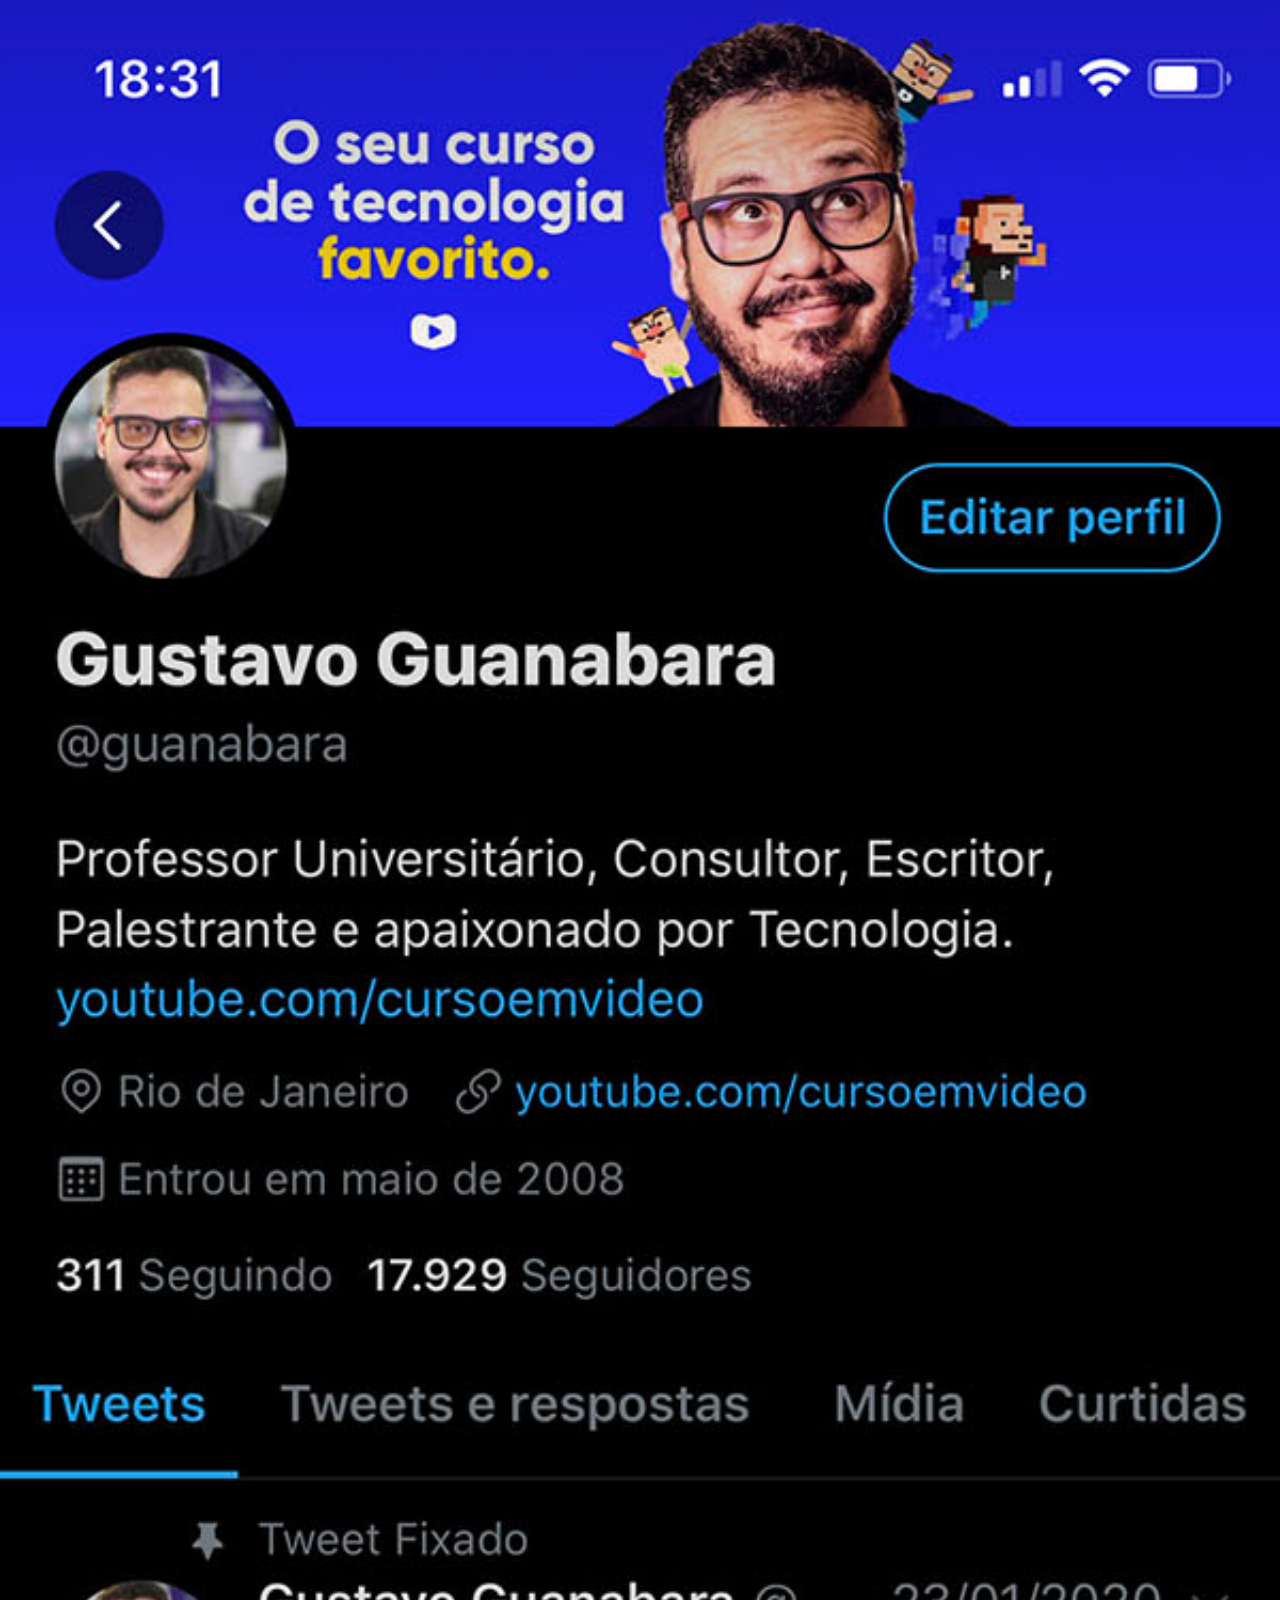
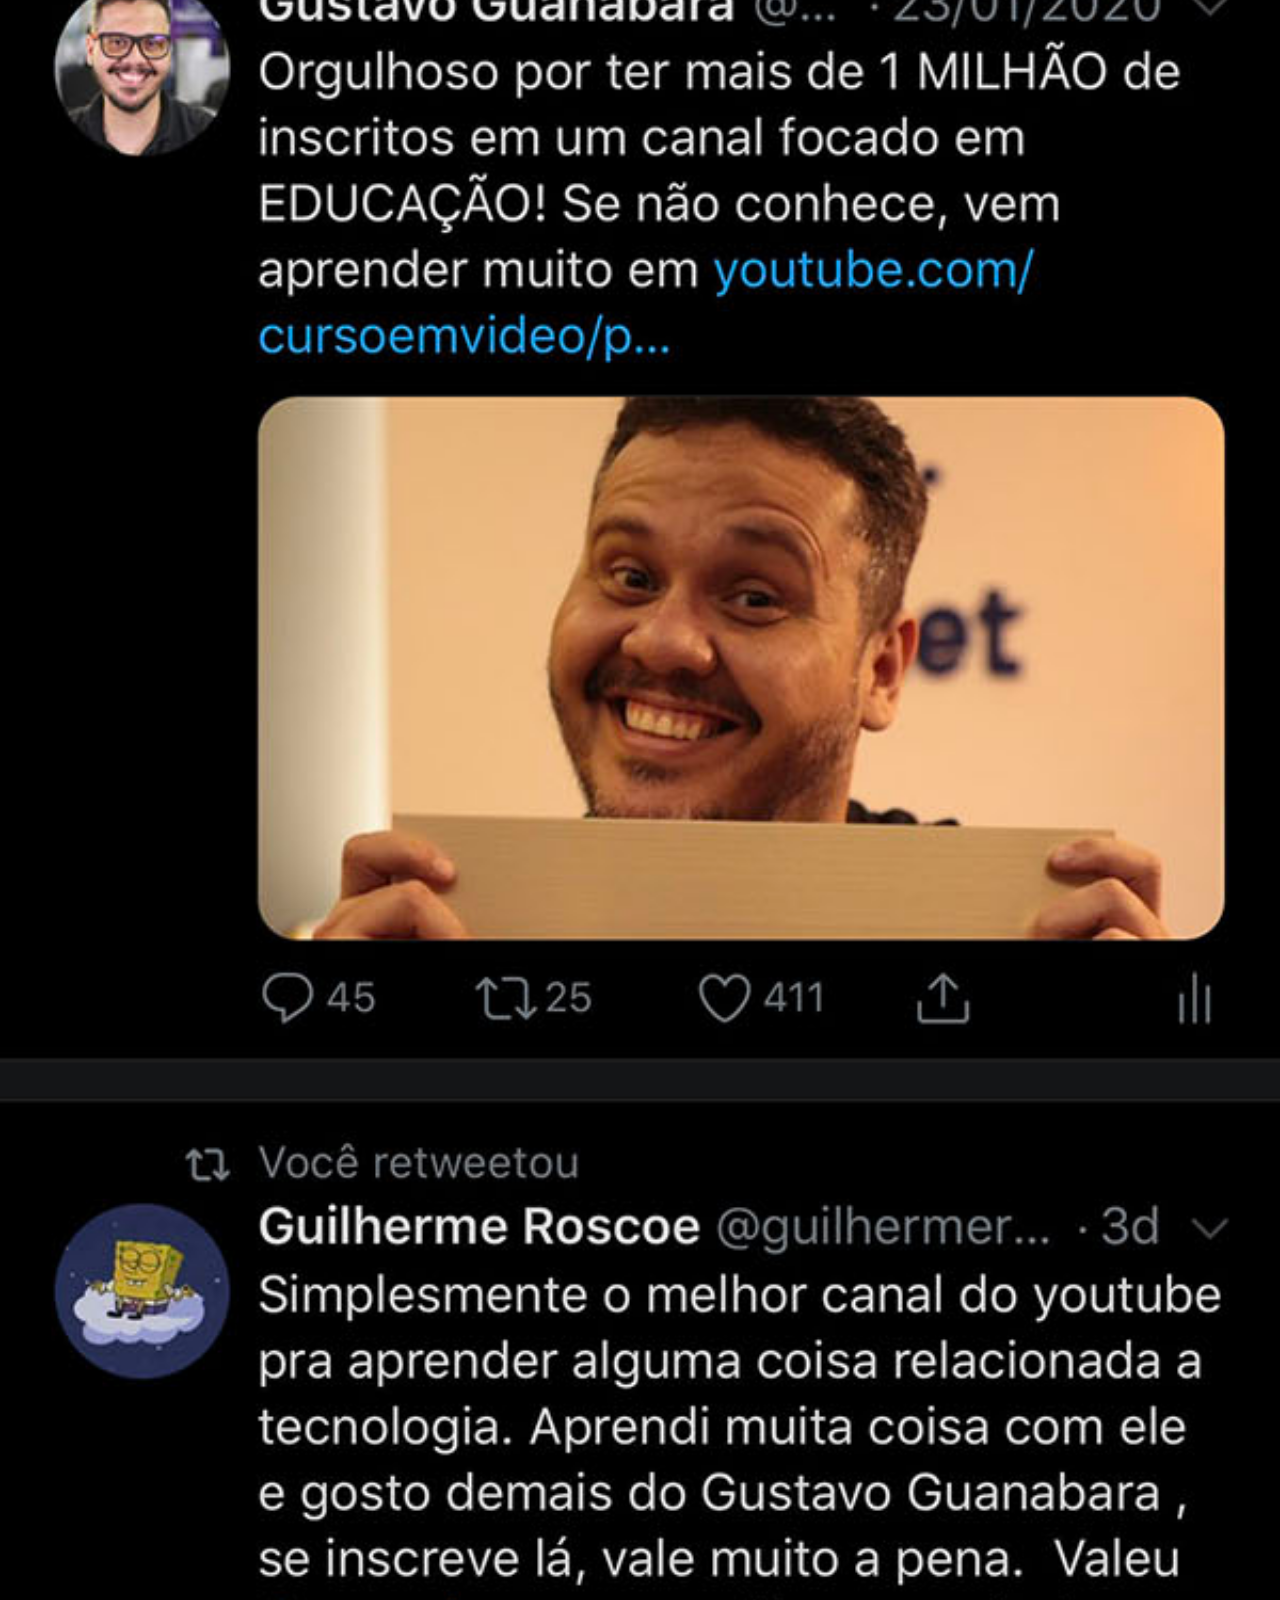
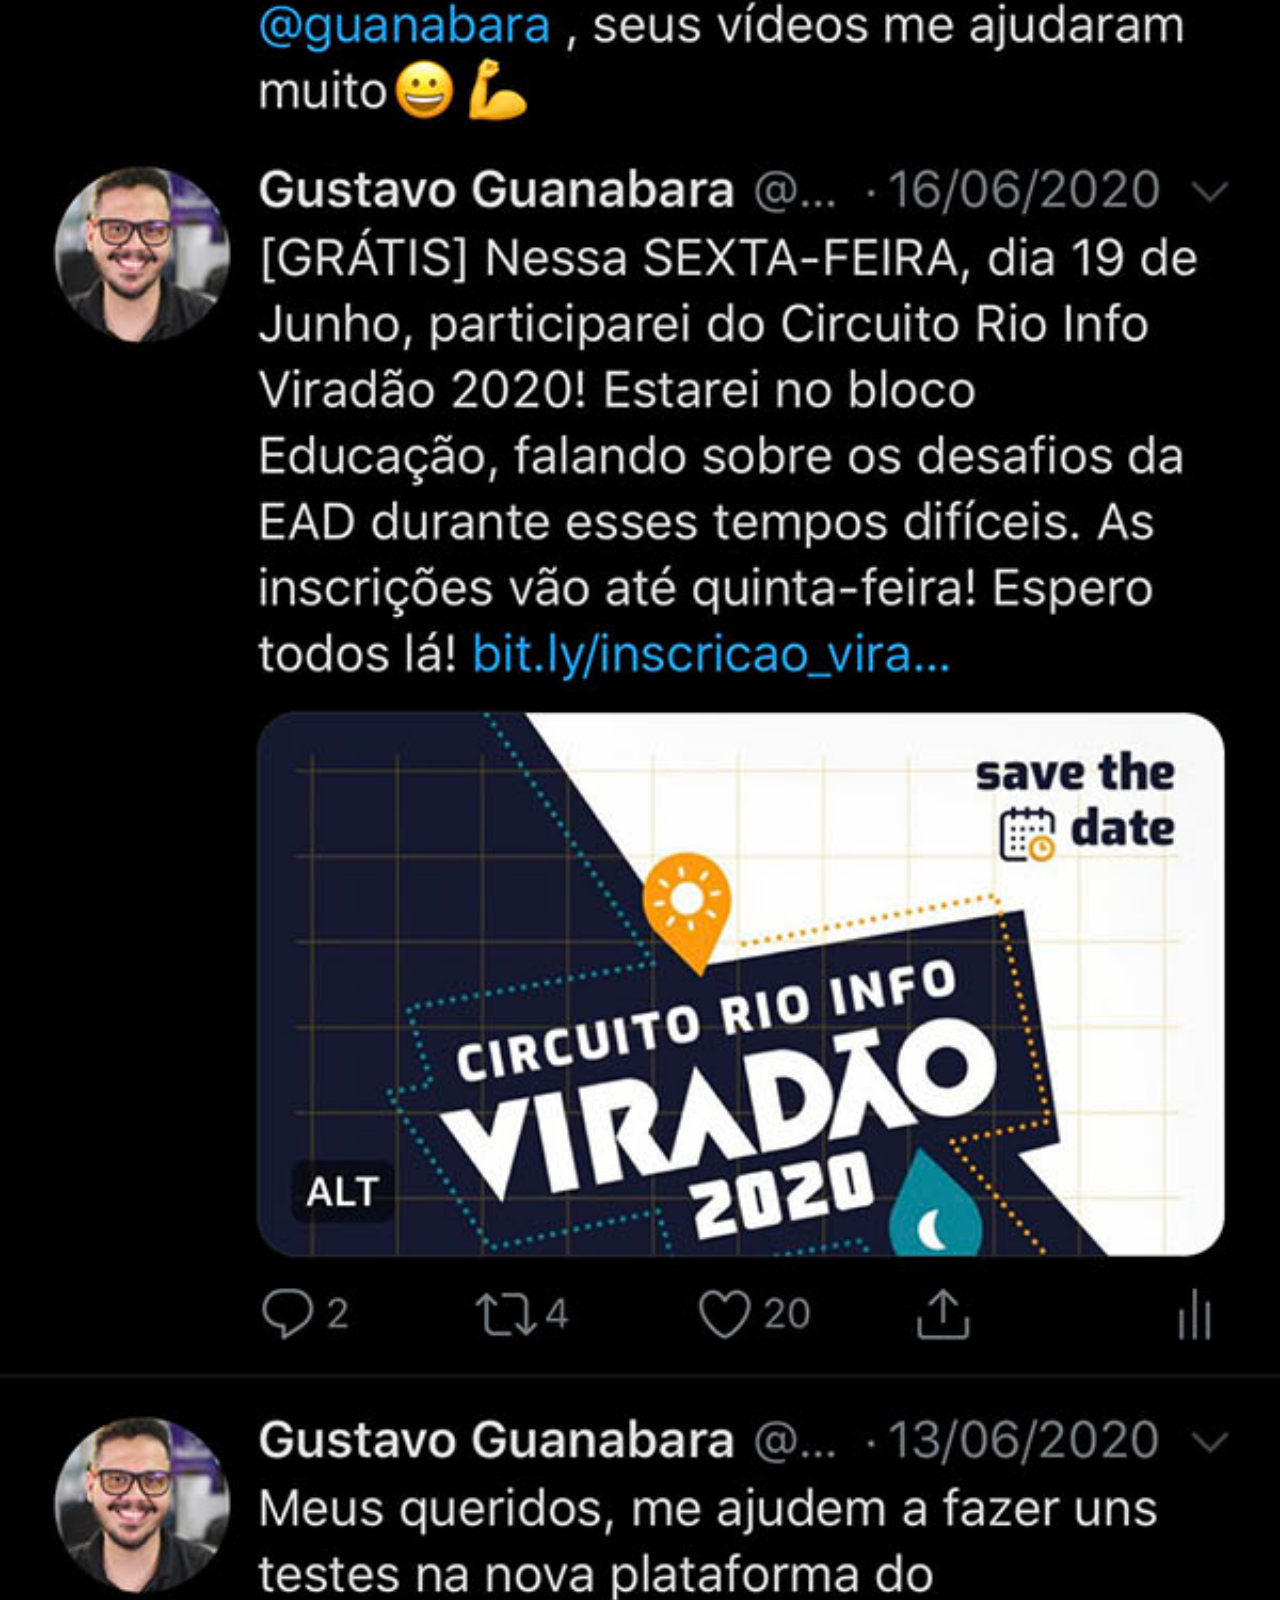
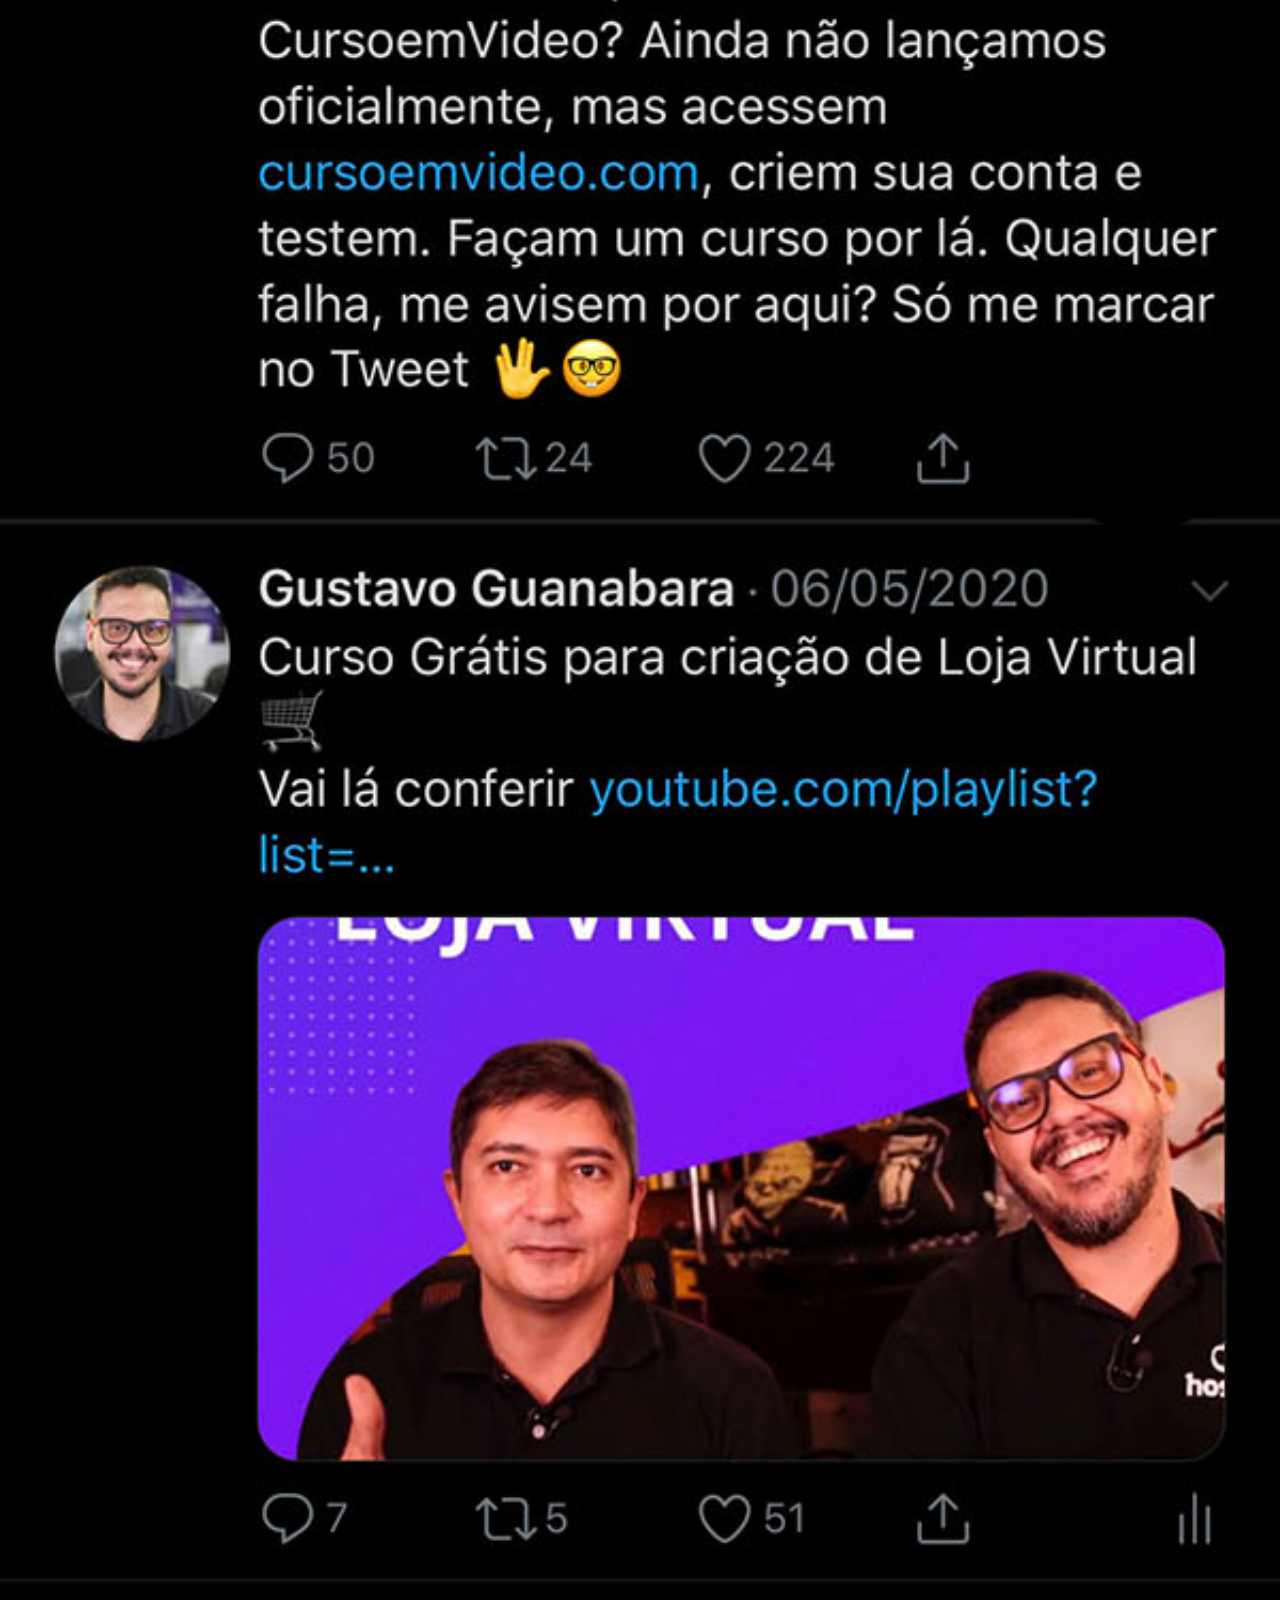
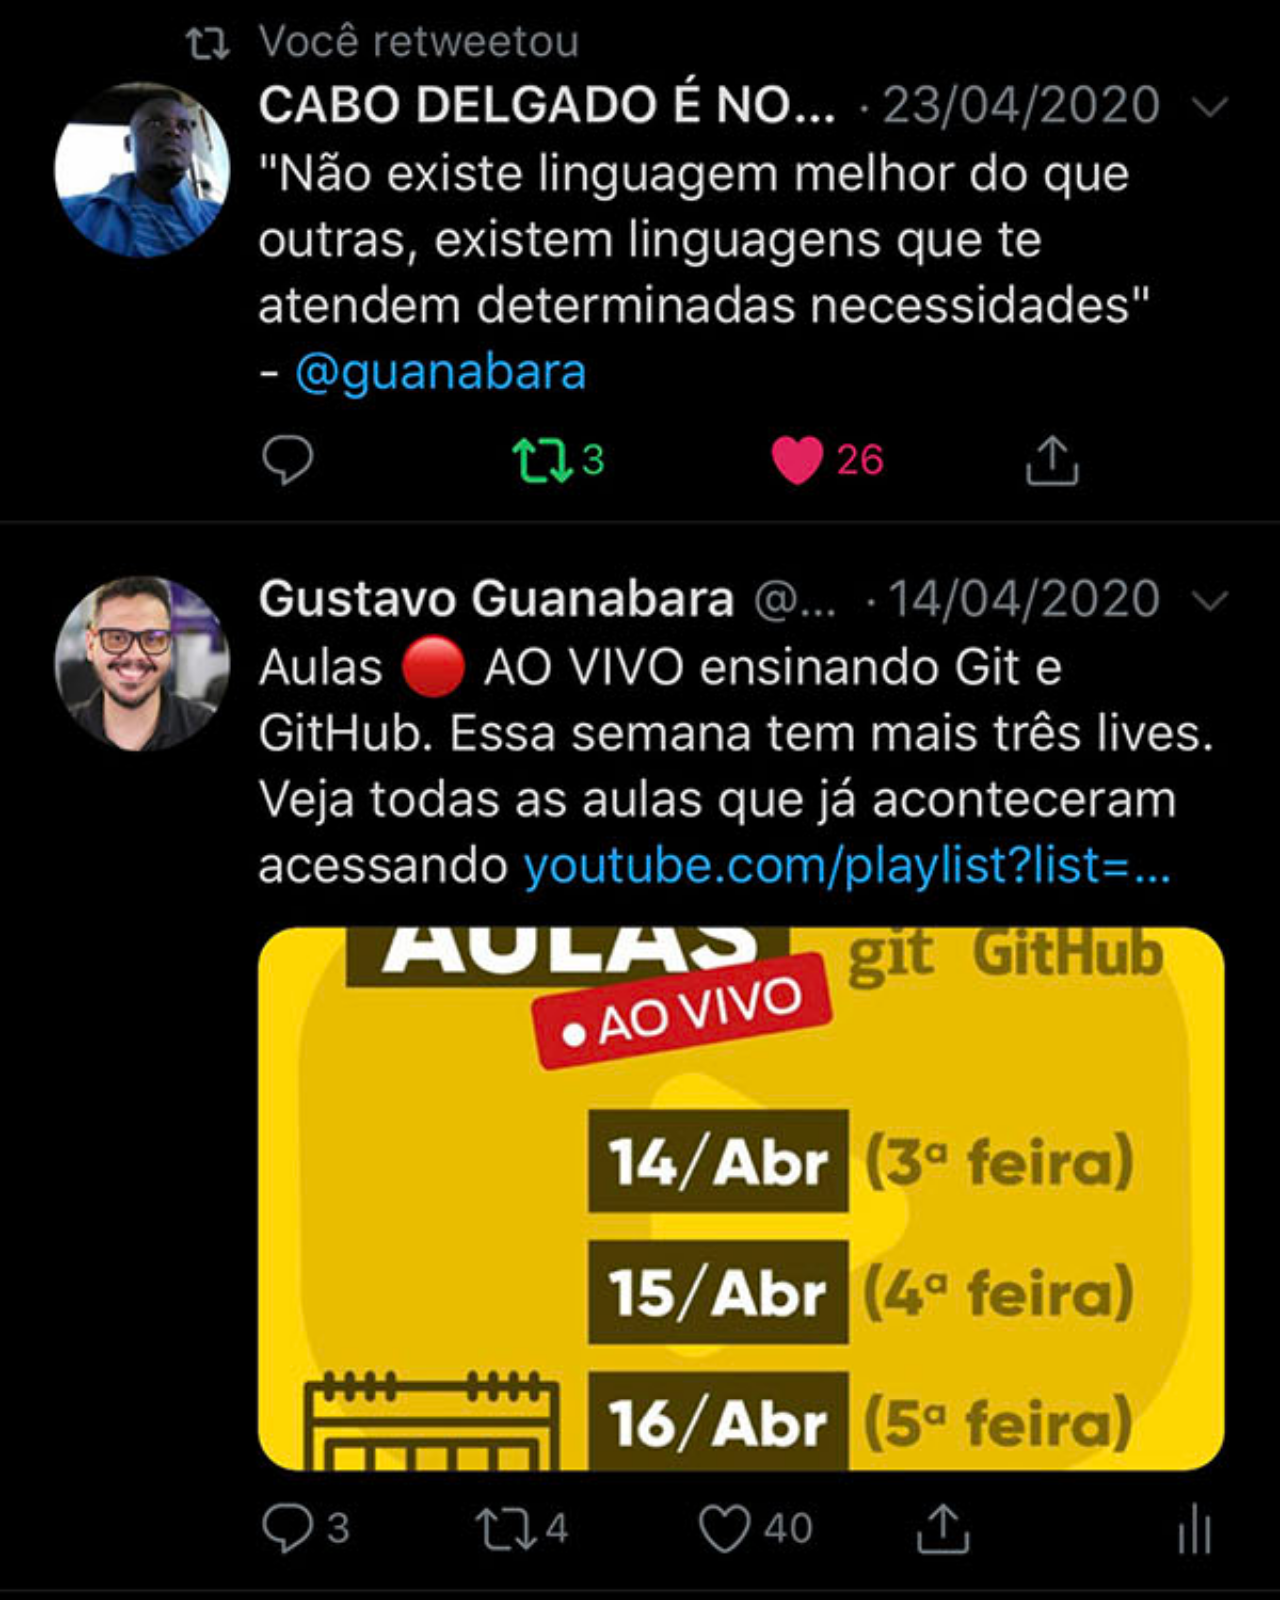
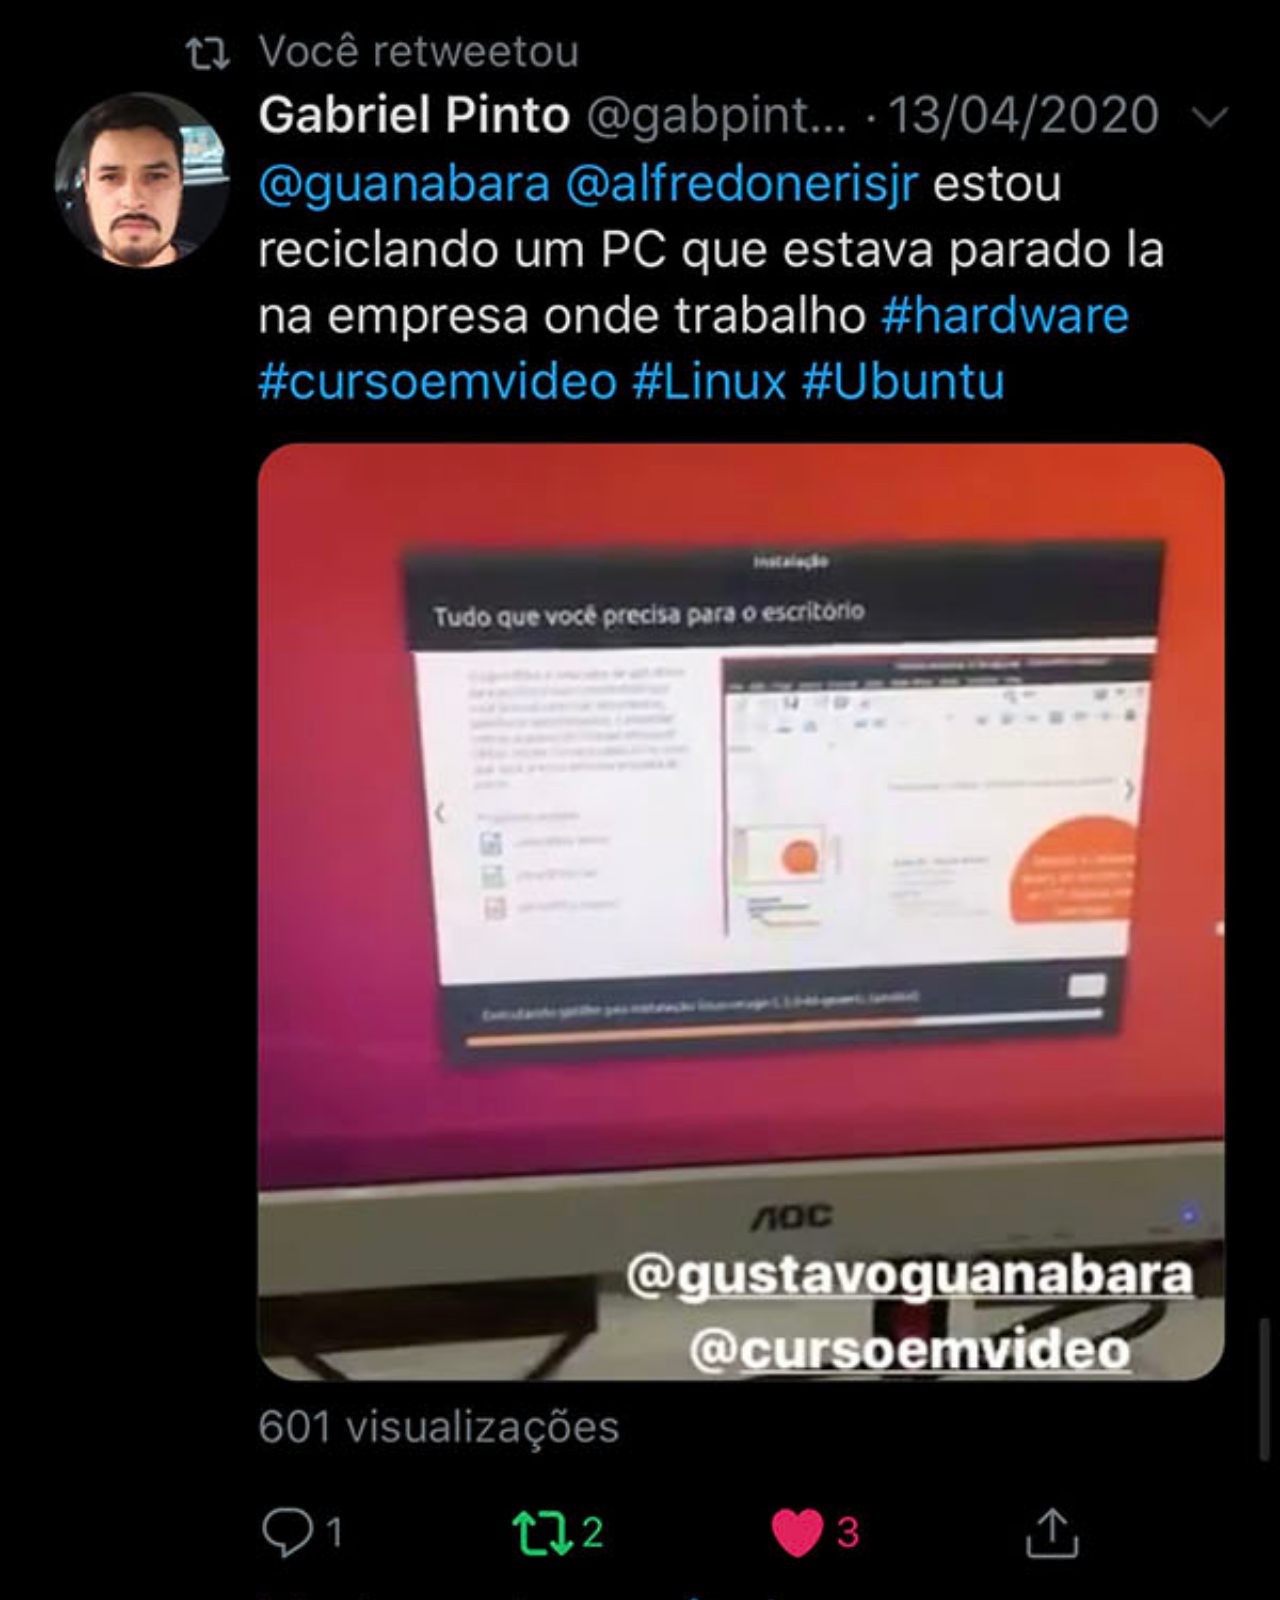
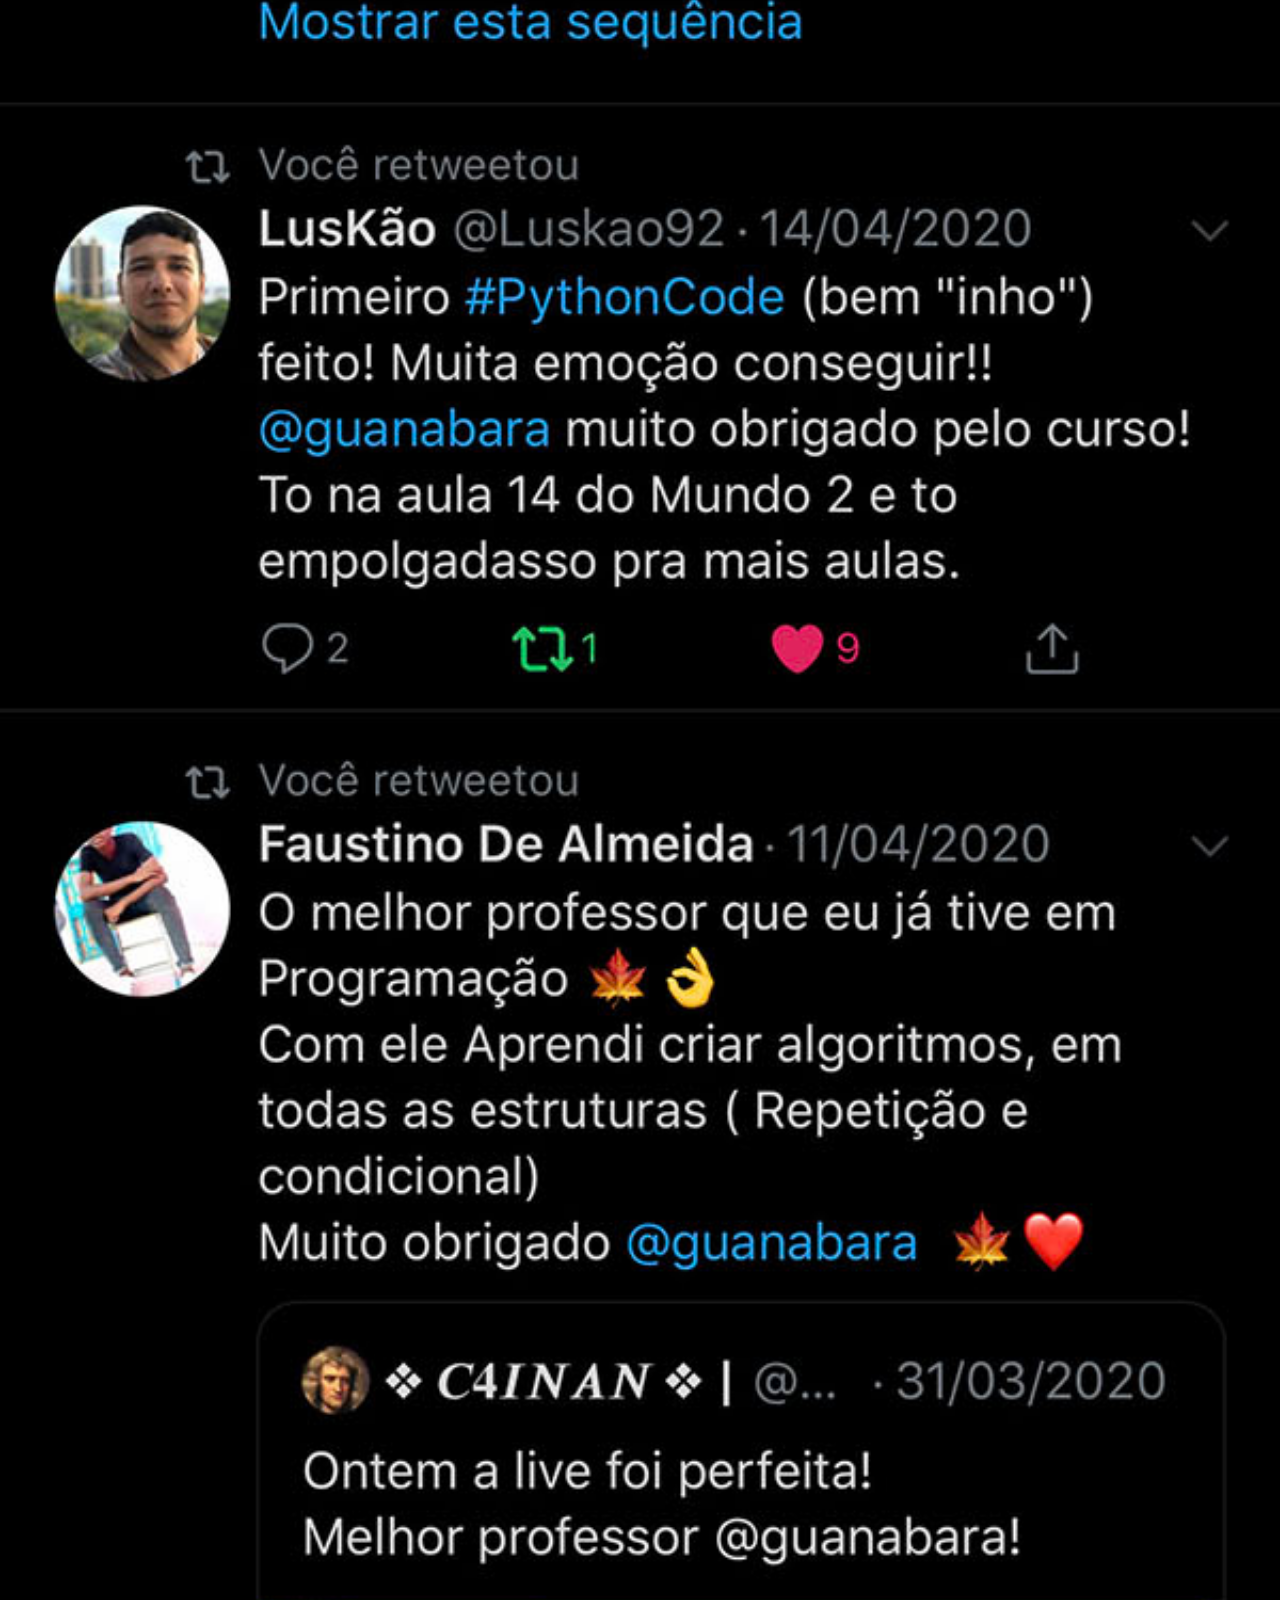
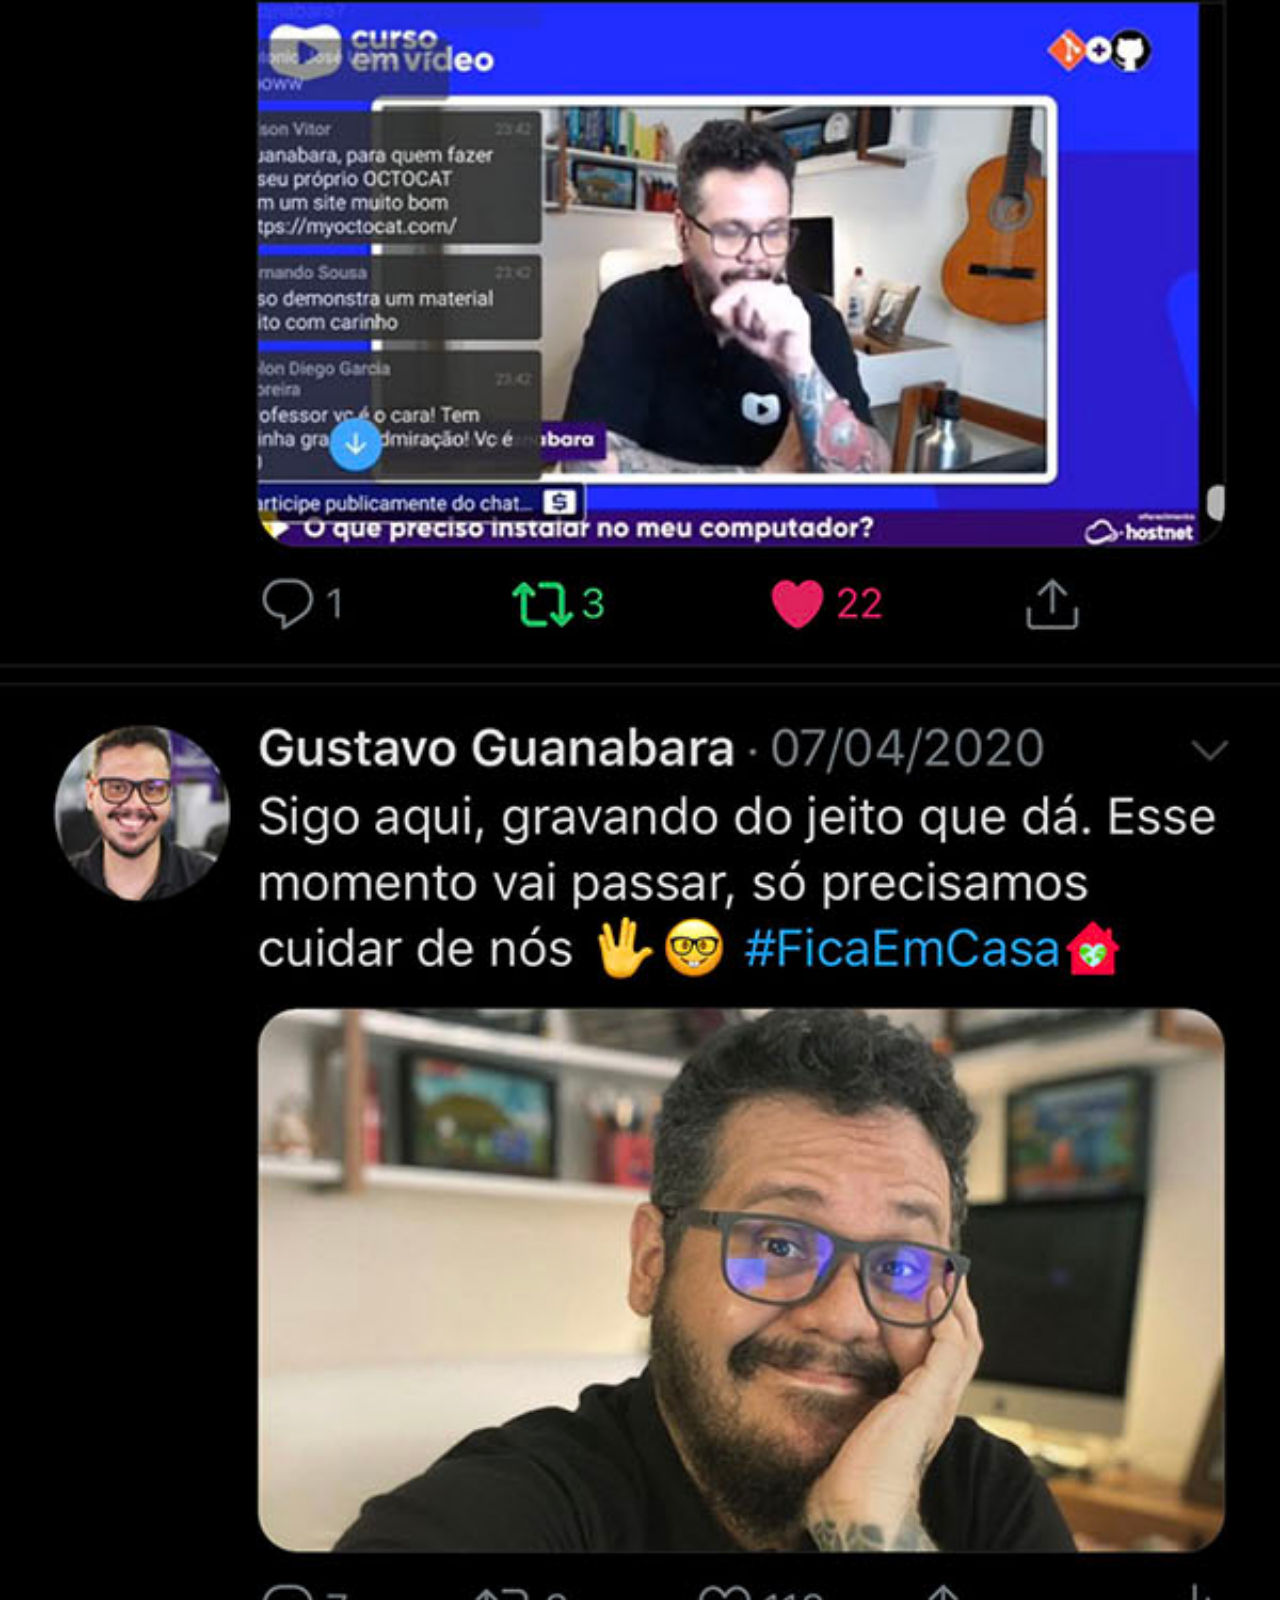
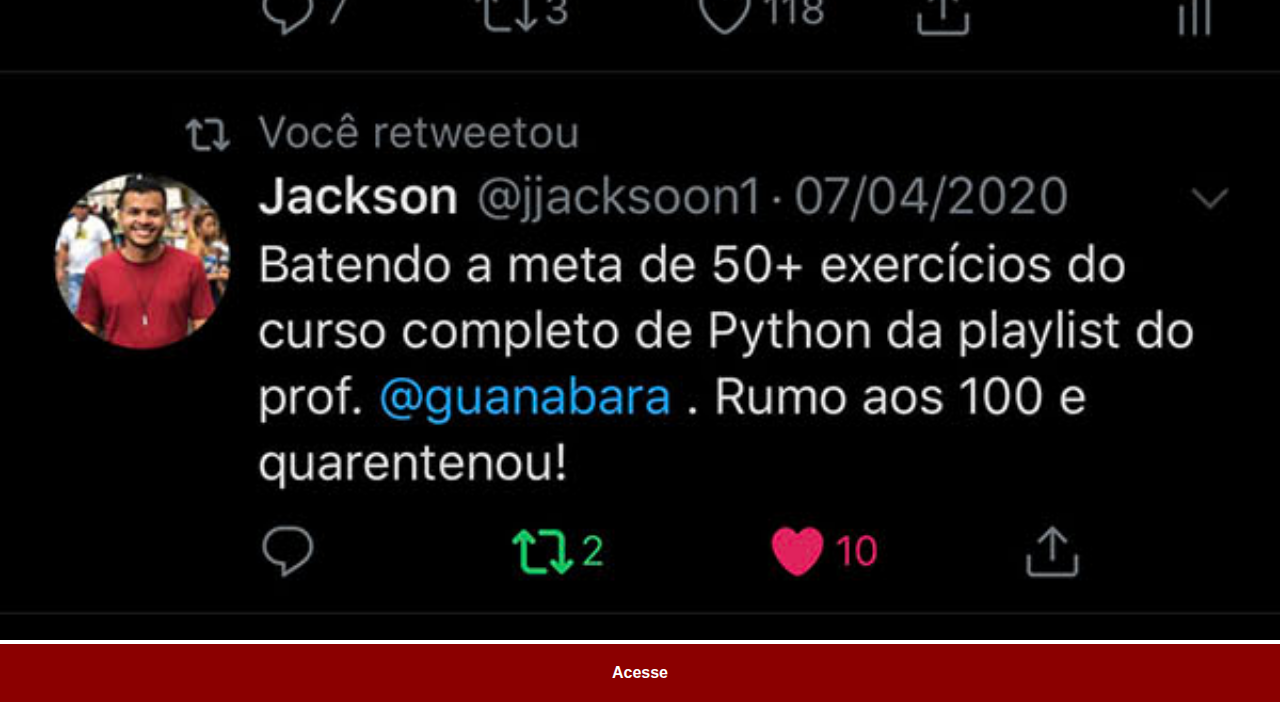
<file: twitter.html>
<!DOCTYPE html>
<html lang="pt-br">
<head>
    <meta charset="UTF-8">
    <meta http-equiv="X-UA-Compatible" content="IE=edge">
    <meta name="viewport" content="width=device-width, initial-scale=1.0">
    <title>Twitter</title>
    <link rel="stylesheet" href="estilo/social.css">
</head>
<body>
    <img src="imagens/tela-twitter.jpg" alt="Twitter">
    <a href="twitter.html" target="_blank">Acesse</a>
</body>
</html>
</file>
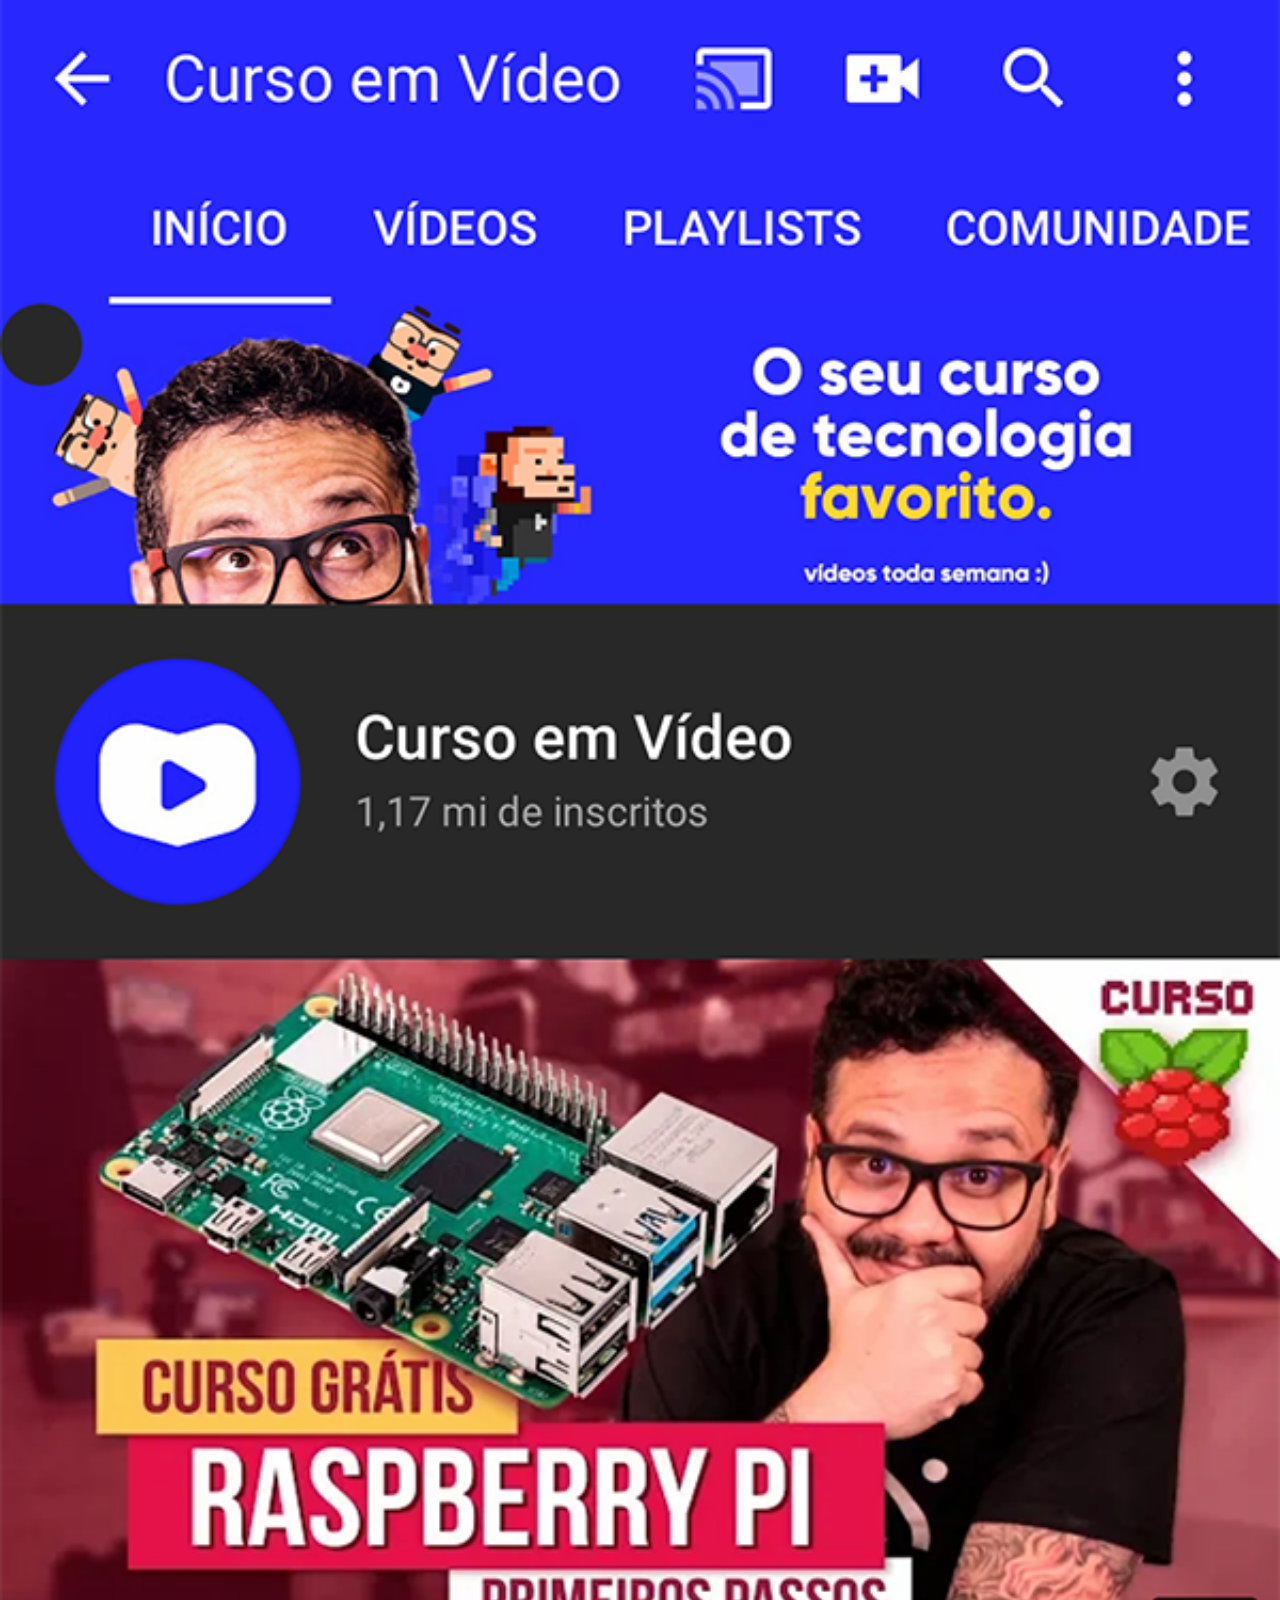
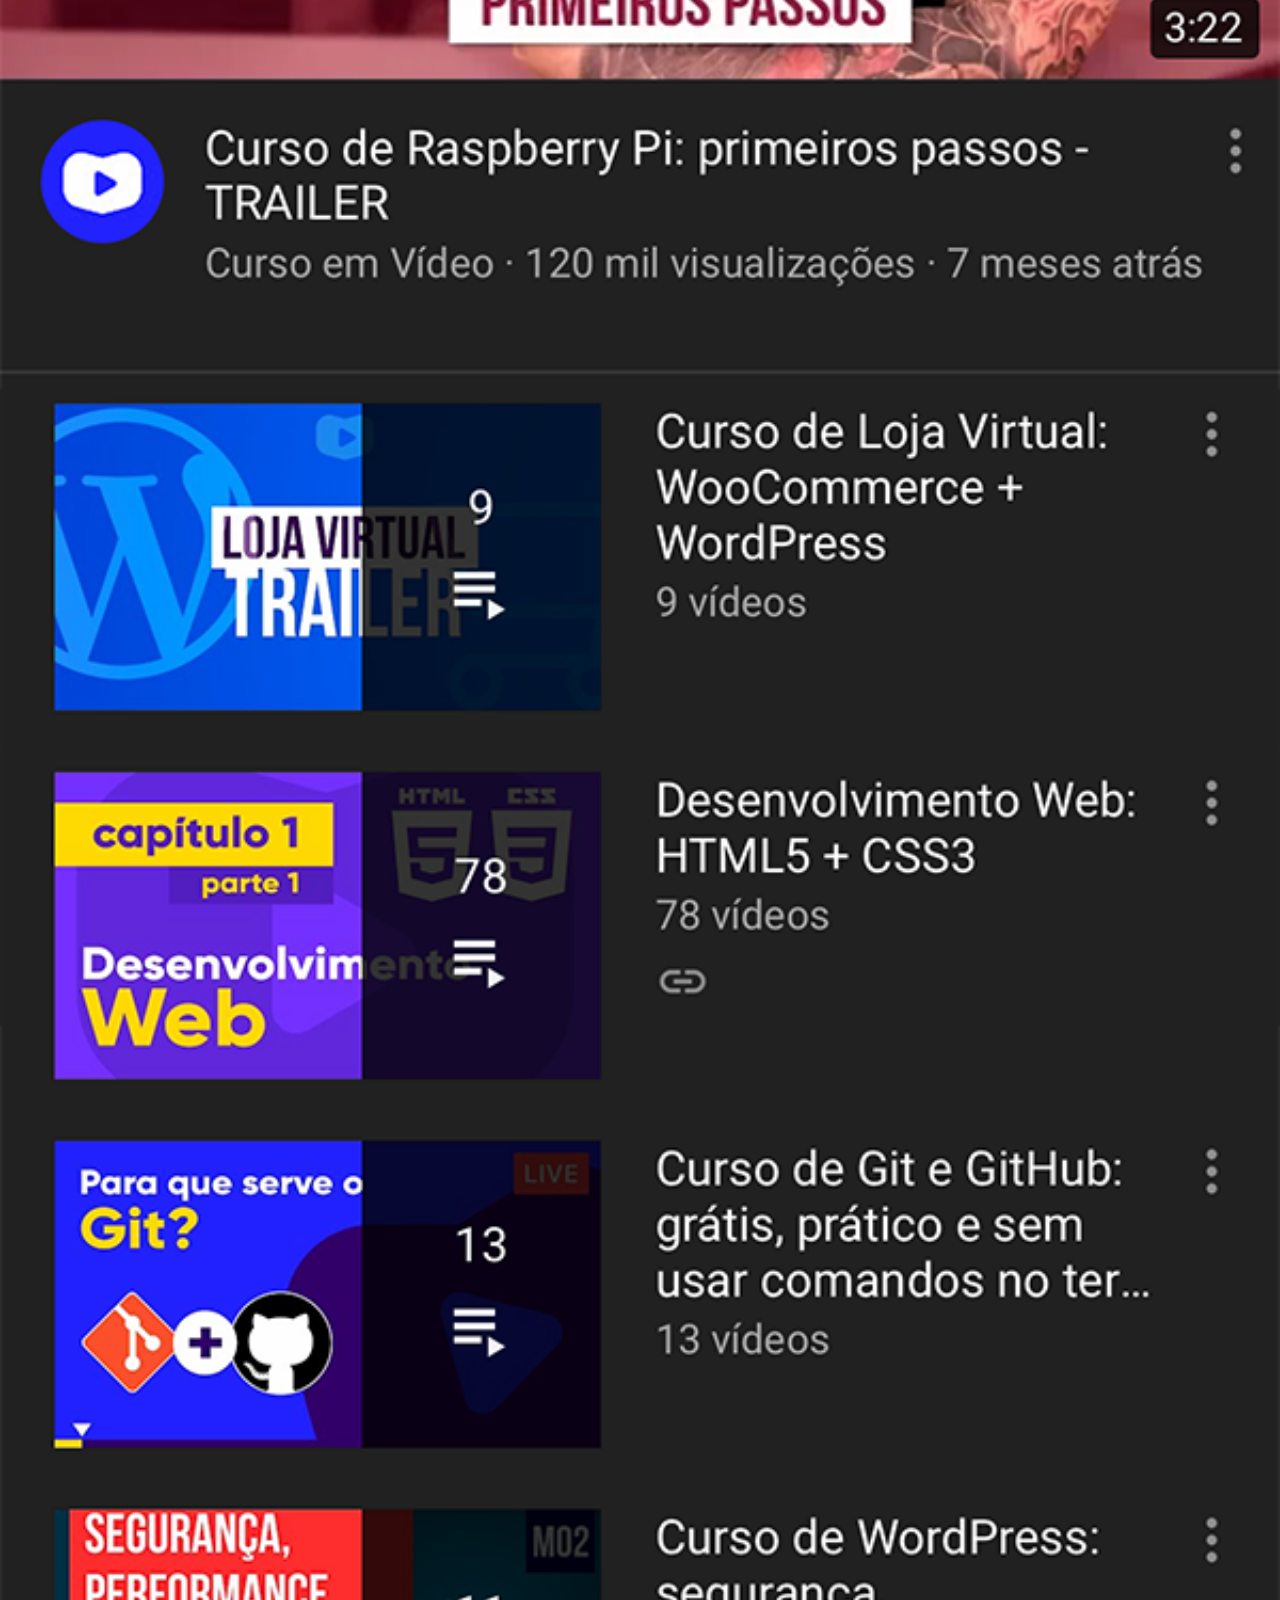
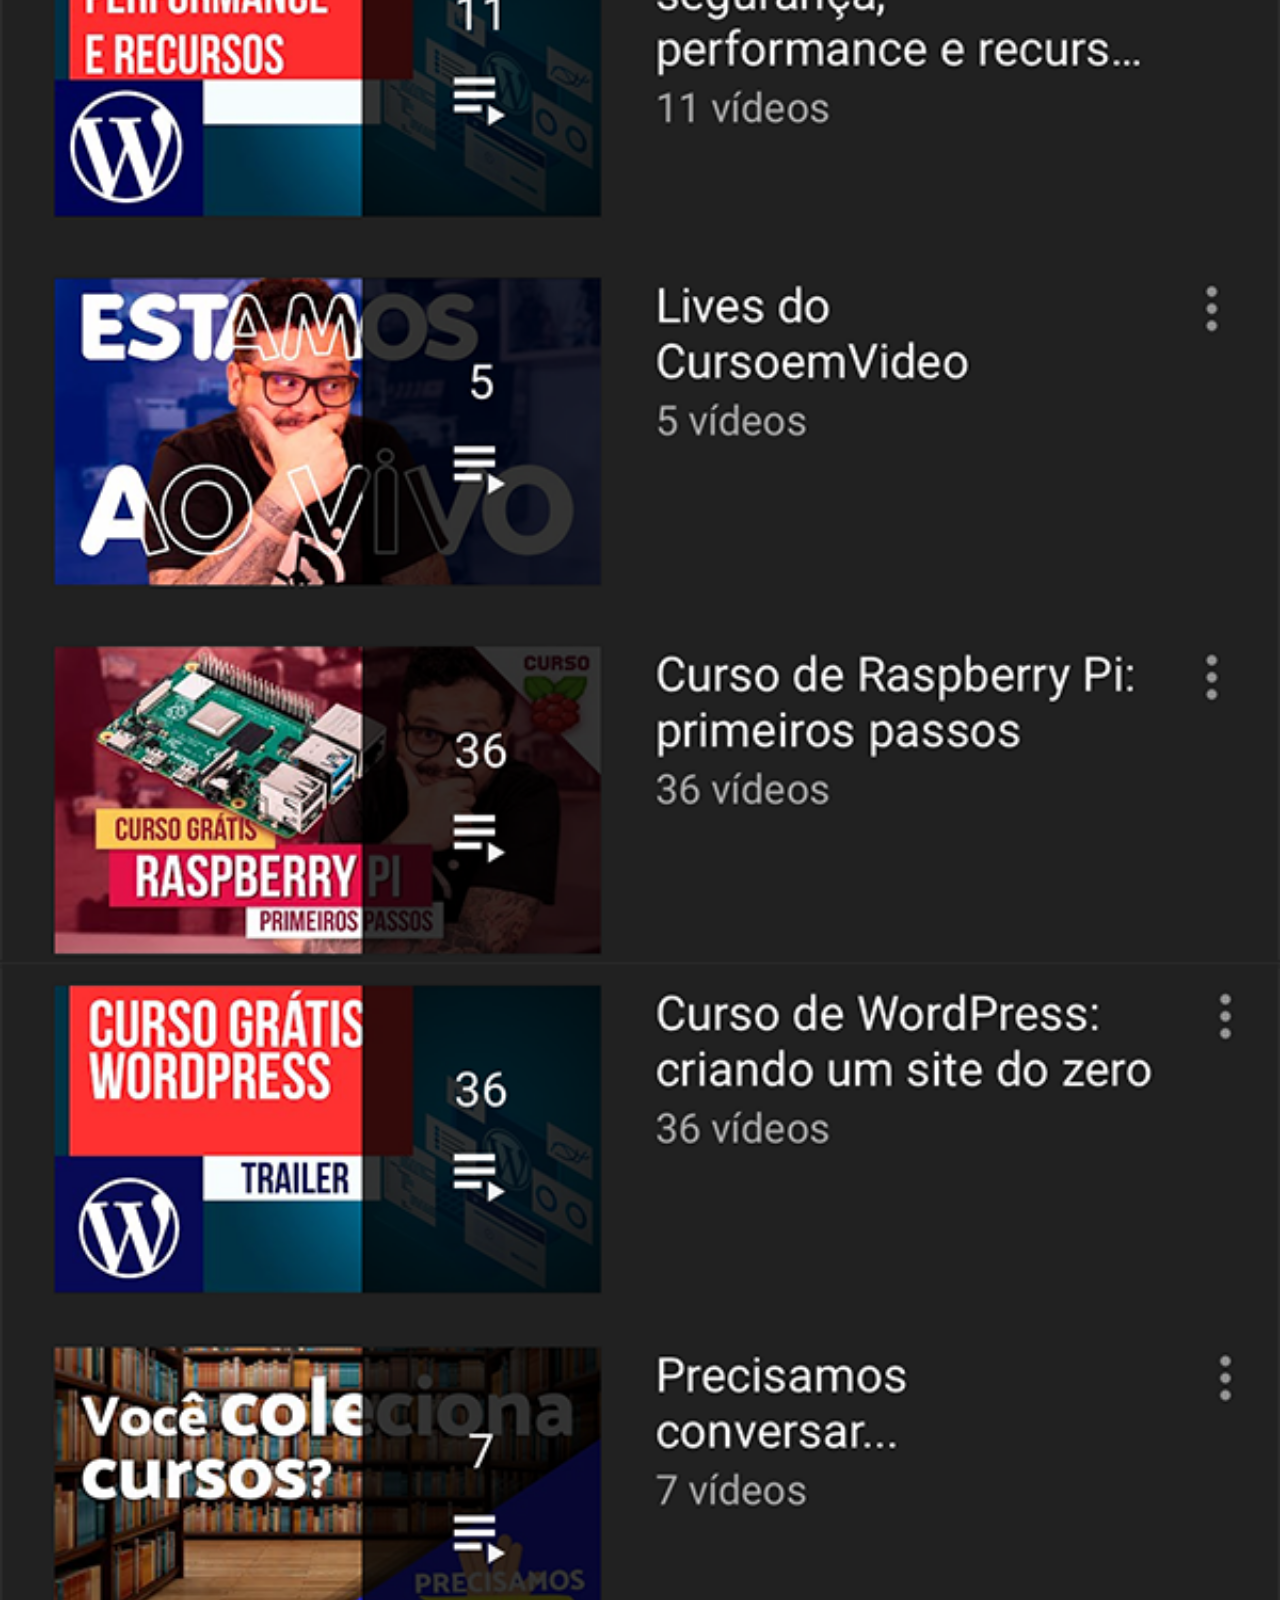
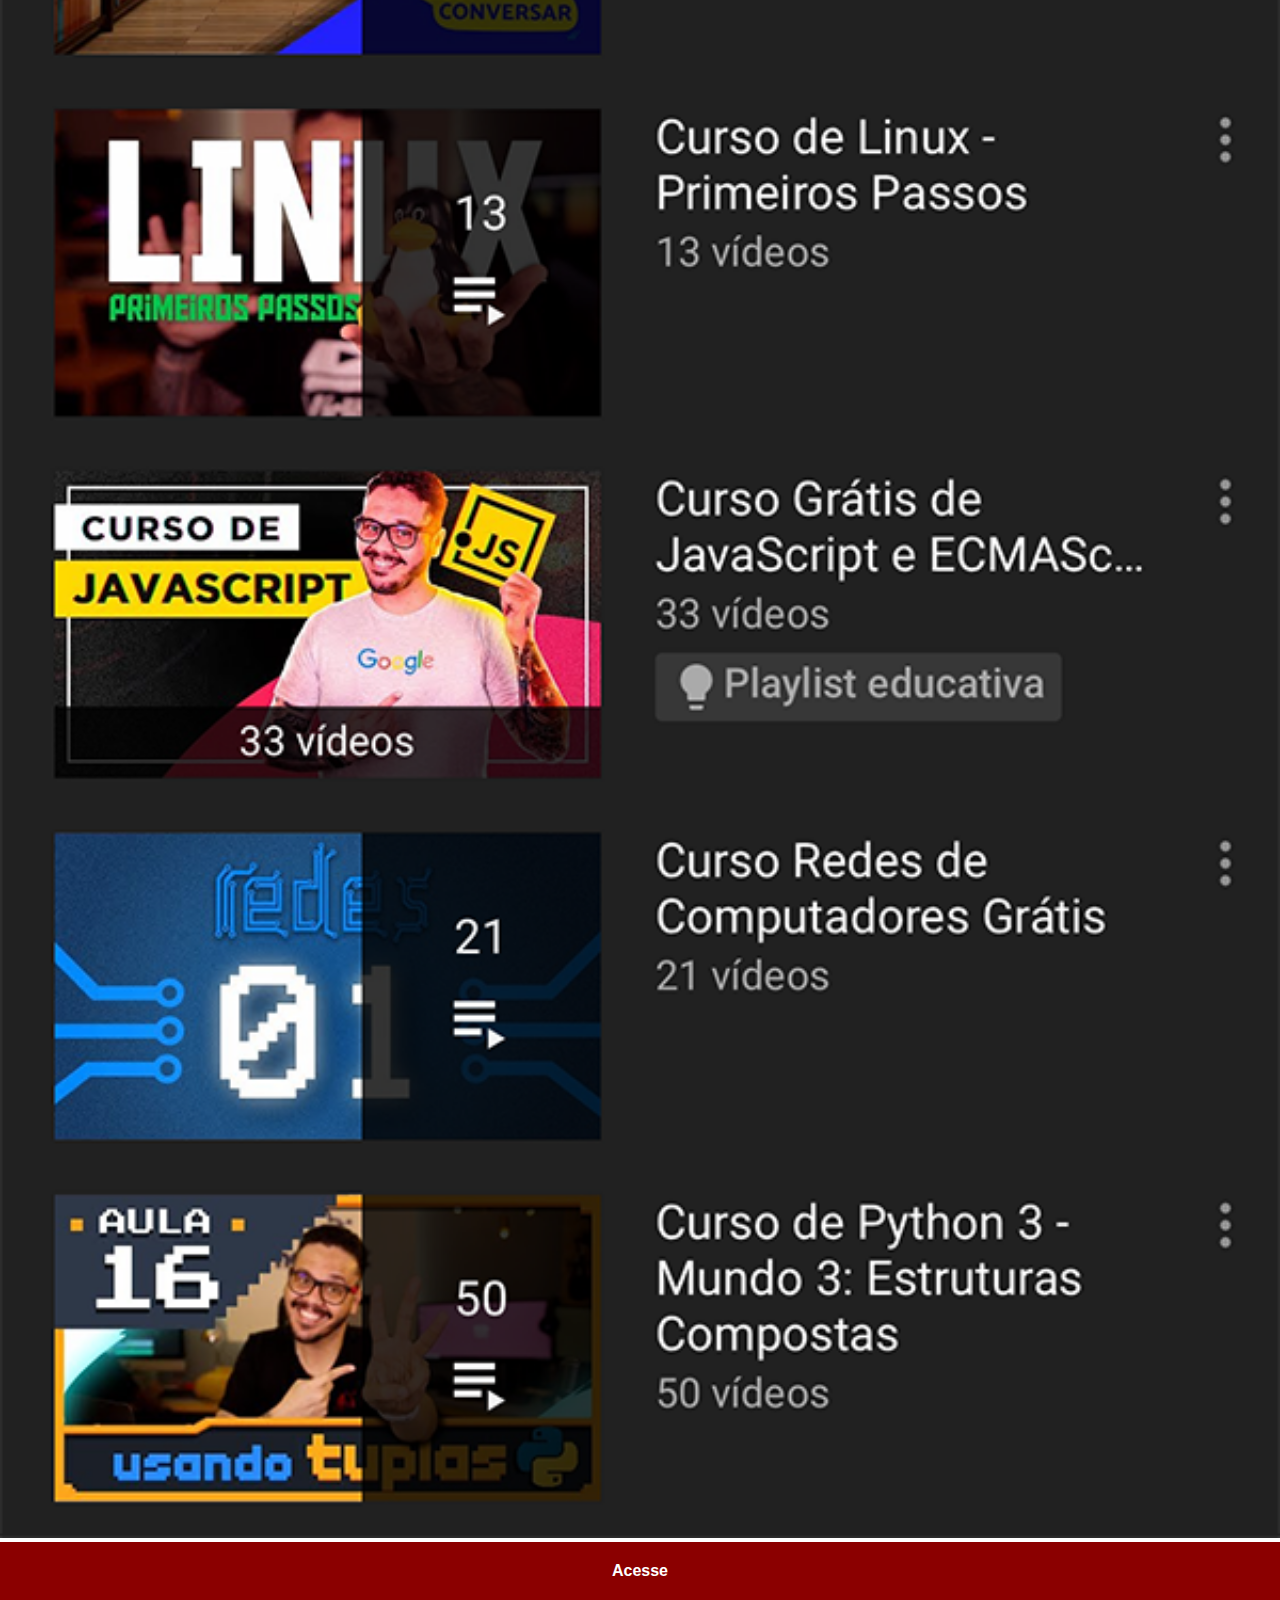
<file: youtube.html>
<!DOCTYPE html>
<html lang="pt-br">
<head>
    <meta charset="UTF-8">
    <meta http-equiv="X-UA-Compatible" content="IE=edge">
    <meta name="viewport" content="width=device-width, initial-scale=1.0">
    <title>YouTube</title>
    <link rel="stylesheet" href="estilo/social.css">
</head>
<body>
    <img src="imagens/tela-youtube.png" alt="YouTube">
    <a href="https://www.youtube.com/@CursoemVideo" target="_blank">Acesse</a>
</body>
</html>
</file>
<file: estilo/style.css>
@charset "UTF-8";

*{
    margin: 0px;
    padding: 0px;
    font-family: Arial, Helvetica, sans-serif;
}

html, body{
    height: 100vh;
    width: 100vw;
    background-color: black;
}

body{
    background: url(../imagens/fundo-madeira.jpg) no-repeat top center;
    background-size: cover;
    background-attachment: fixed;
}

main{
    height: 100vh;
    position: relative;
}

section#telefone{
    position: absolute;
    top: 50%;
    left: 50%;
    transform: translate(-50%, -50%);

    height: 627px;
    width: 311px;
    background-color: blue;
    background: url(../imagens/frame-iphone.png) no-repeat;
    
}

iframe#tela{
    position: relative;
    top: 80px;
    left: 21px;
    width: 267px;
    height: 471px;
}

section#redes-sociais{
    text-align: right;
}

section#redes-sociais img{
    width: 50px;
    margin: 10px;
    border-radius: 50%;
    box-shadow: 2px 2px 5px rgba(0, 0, 0, 0.400);
    box-sizing: border-box;
}

section#redes-sociais img:hover{
    border: 2px solid rgba(255, 255, 255, 0.662);
    transform: translate(-3px, -3px);
    box-shadow: 5px 5px 10px rgba(0, 0, 0, 0.642);
    transition: transform .2s, border 1s;
}
</file>
<file: estilo/social.css>
@charset "UTF-8";

*{
    margin: 0px;
    padding: 0px;
    font-family: Arial, Helvetica, sans-serif;
}

::-webkit-scrollbar{
    width: 0px;
    height: 0px;
}

img{
    width: 100vw;
}

a{
    display: block;
    background-color: darkred;
    color: white;
    padding: 20px;
    text-align: center;
    font-weight: bolder;
    text-decoration: none;
}

a:hover{
    background-color: red;
}
</file>
